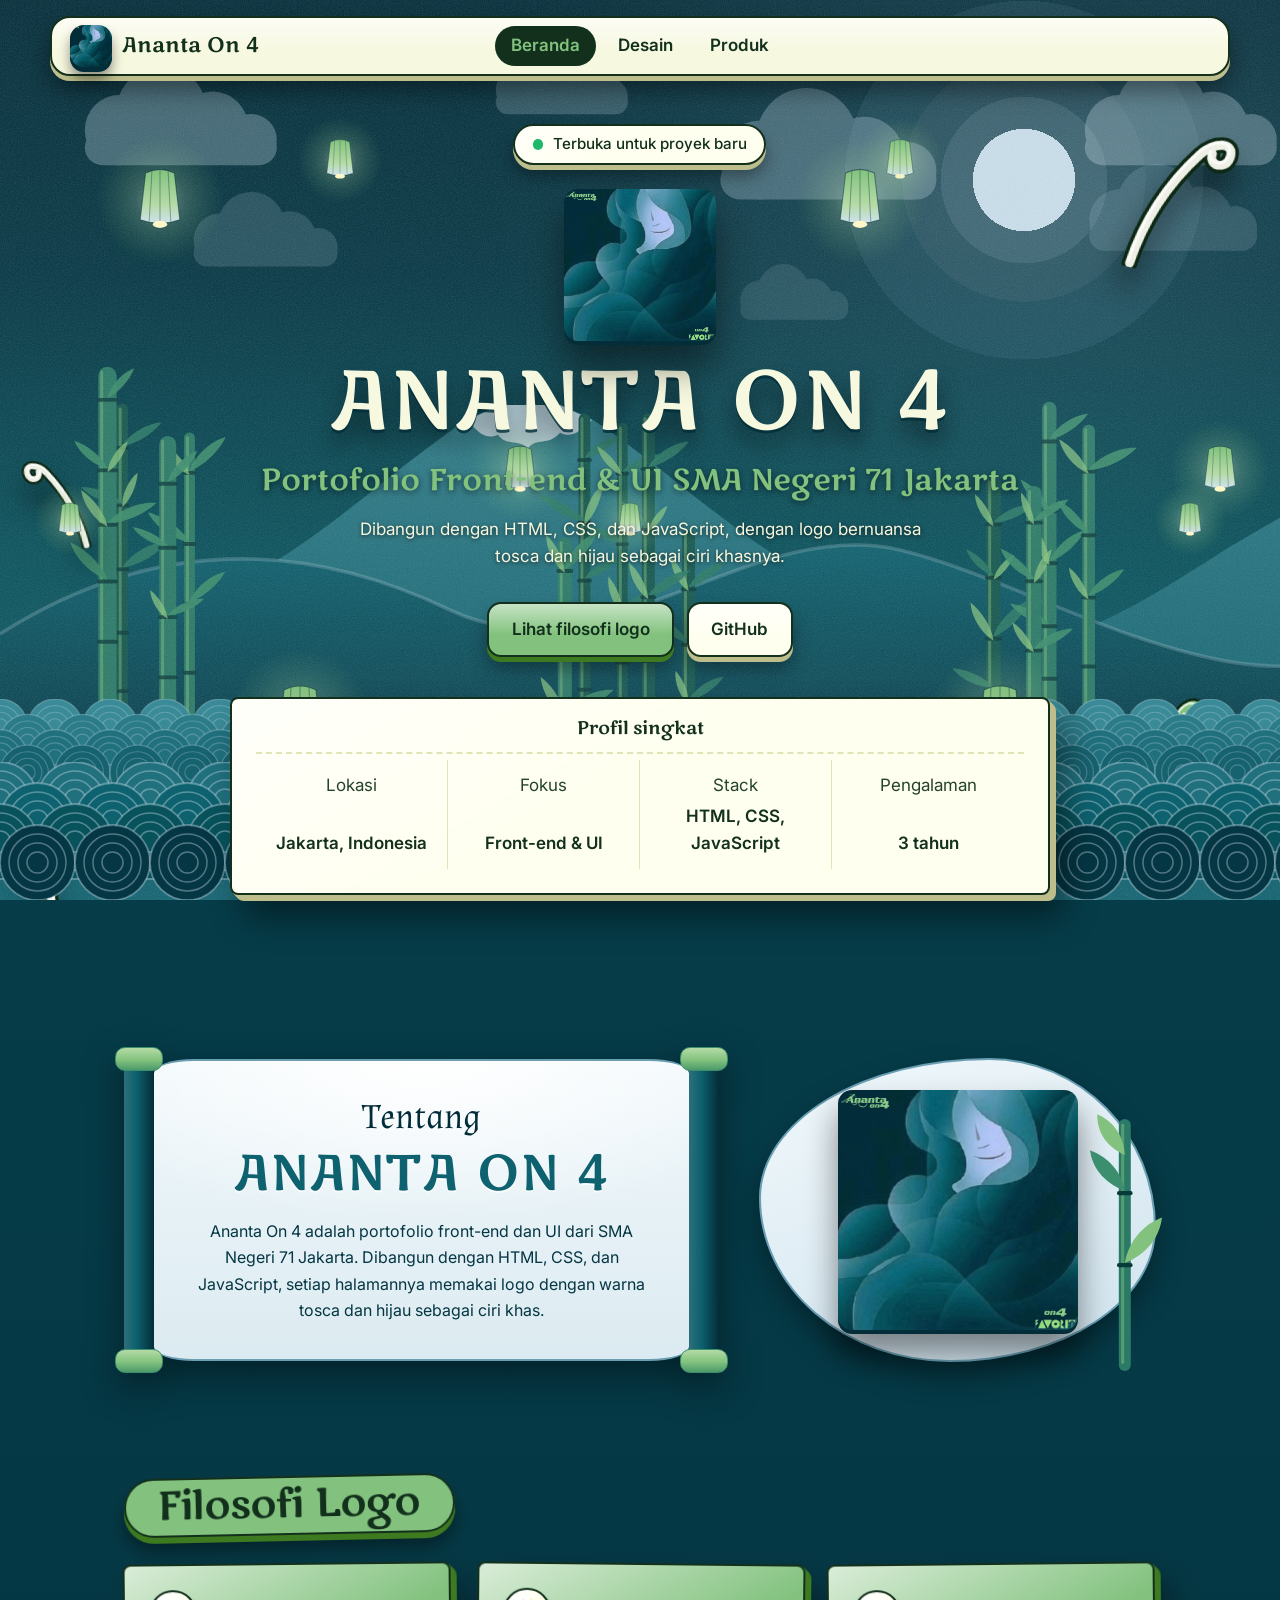
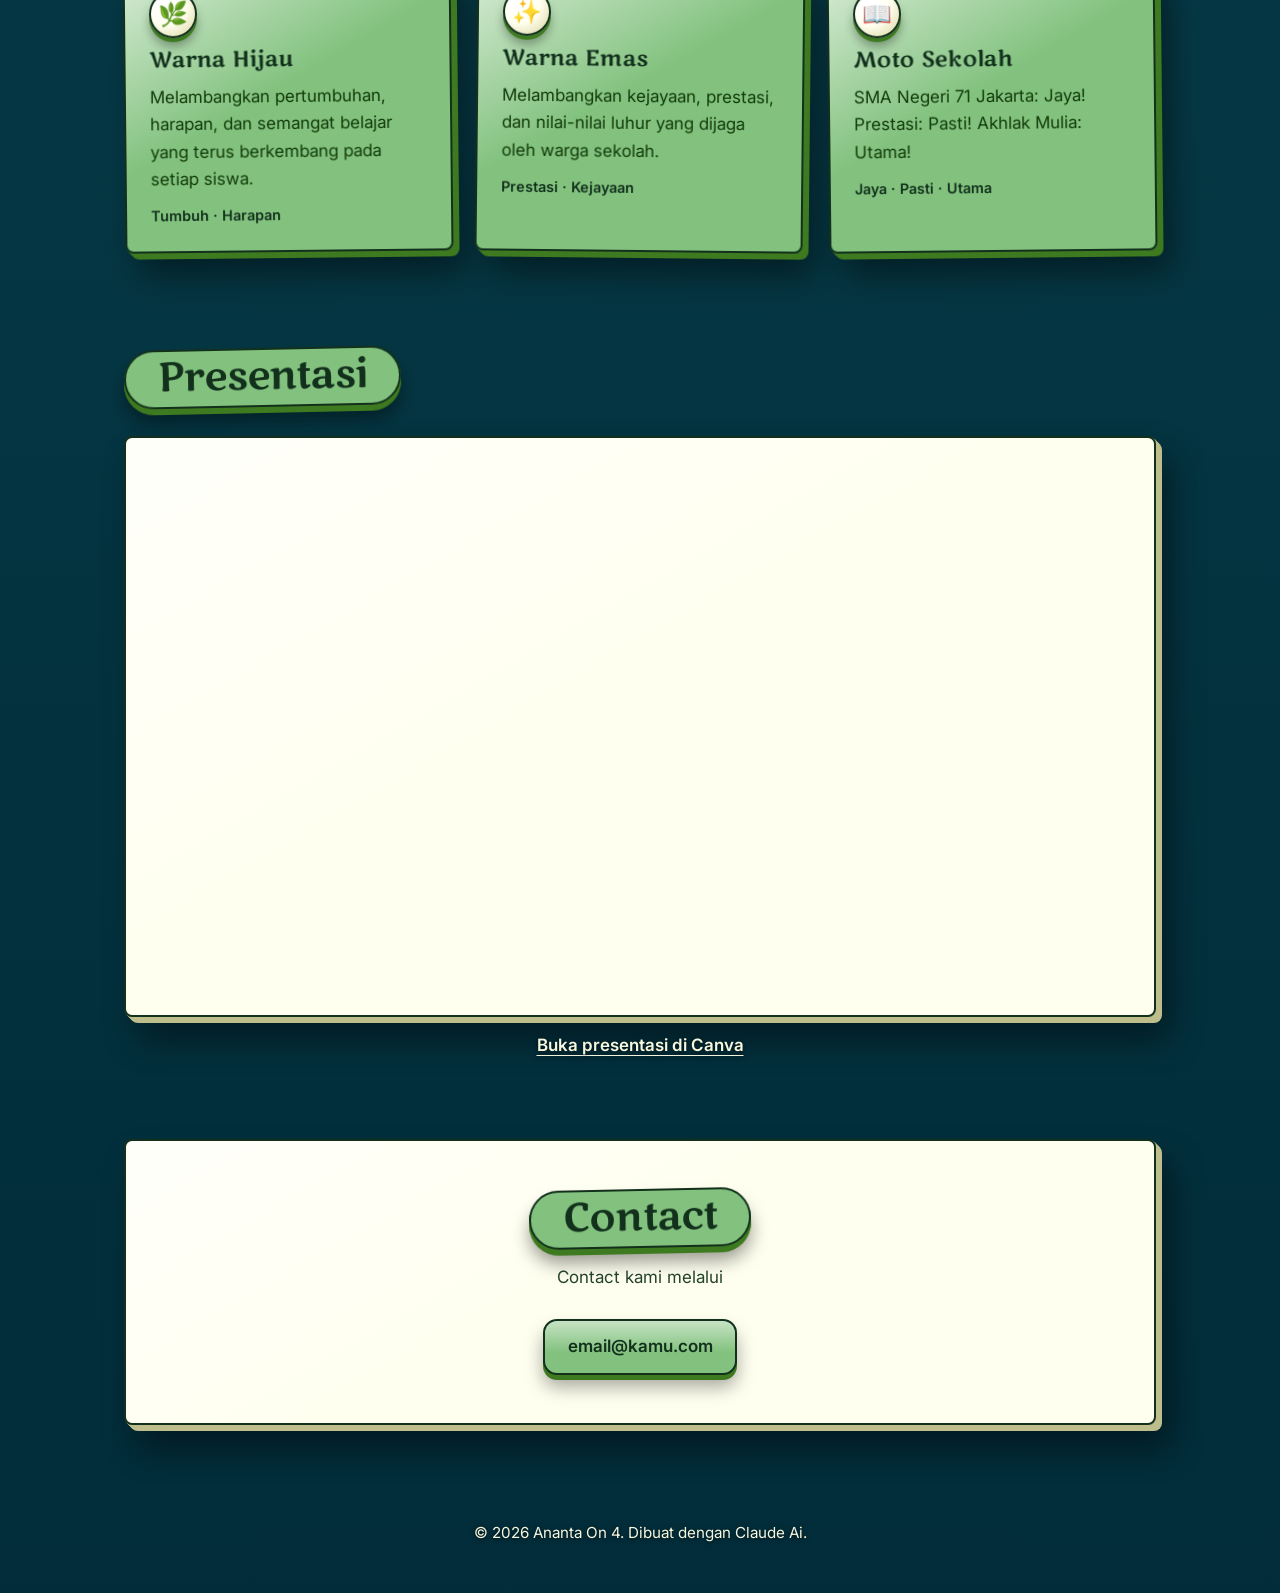
<file: index.html>
<!DOCTYPE html>
<html lang="id">
<head>
  <meta charset="UTF-8">
  <meta name="viewport" content="width=device-width, initial-scale=1">
  <title>Ananta On 4</title>
  <meta name="description" content="Ananta On 4 Website">
  <link rel="preconnect" href="https://fonts.googleapis.com">
  <link rel="preconnect" href="https://fonts.gstatic.com" crossorigin>
  <link href="https://fonts.googleapis.com/css2?family=Bricolage+Grotesque:opsz,wght@12..96,500;12..96,800&family=Instrument+Sans:wght@400;500;600&family=Londrina+Solid:wght@400;900&display=swap" rel="stylesheet">
  <link rel="stylesheet" href="style.css">
  <script>
    document.documentElement.classList.add('js');
    try {
      if (sessionStorage.getItem('skipIntro')) {
        document.documentElement.classList.add('no-intro');
        sessionStorage.removeItem('skipIntro');
      }
    } catch (e) {}
  </script>
  <style>
    /* ---------- Muncul saat di-scroll (beranda) ---------- */
    .js .home .reveal {
      opacity: 0;
      translate: 0 44px;
      scale: .96;
      transition:
        opacity .7s ease var(--d, 0s),
        translate .8s cubic-bezier(.2, .7, .2, 1) var(--d, 0s),
        scale .8s cubic-bezier(.2, .7, .2, 1) var(--d, 0s),
        transform .15s ease-out;
    }
    .js .home .reveal[data-from="left"]  { translate: -70px 0; }
    .js .home .reveal[data-from="right"] { translate: 70px 0; }
    .js .home .reveal.in { opacity: 1; translate: 0 0; scale: 1; }

    /* kalau perangkat meminta gerakan dikurangi: cukup memudar, tanpa bergeser */
    @media (prefers-reduced-motion: reduce) {
      .js .home .reveal,
      .js .home .reveal[data-from] { translate: none; scale: none; transition: opacity .6s ease var(--d, 0s); }
      .js .home .reveal.in { opacity: 1; }
    }
  </style>
</head>
<body class="home">

  <div class="scene" aria-hidden="true">
    <svg width="0" height="0" style="position:absolute" focusable="false">
      <symbol id="horn" viewBox="0 0 100 160">
        <path d="M18 156 C22 104 40 64 60 34 C70 18 92 12 90 30 C88 44 70 42 72 30" fill="none" stroke="#0d2814" stroke-width="16" stroke-linecap="round"/>
        <path d="M18 156 C22 104 40 64 60 34 C70 18 92 12 90 30 C88 44 70 42 72 30" fill="none" stroke="currentColor" stroke-width="9" stroke-linecap="round"/>
        <path d="M18 156 C22 104 40 64 60 34 C70 18 92 12 90 30 C88 44 70 42 72 30" fill="none" stroke="#fff" stroke-opacity=".75" stroke-width="3" stroke-linecap="round" transform="translate(-2 -2)"/>
      </symbol>
    </svg>
    <svg class="horn h1" viewBox="0 0 100 160"><use href="#horn"/></svg>
    <svg class="horn h2" viewBox="0 0 100 160"><use href="#horn"/></svg>
    <svg class="horn h3" viewBox="0 0 100 160"><use href="#horn"/></svg>
    <svg class="horn h4" viewBox="0 0 100 160"><use href="#horn"/></svg>
    <i class="comet c1"></i><i class="comet c2"></i><i class="comet c3"></i><i class="comet c4"></i>
  </div>

  <div class="intro" aria-hidden="true">
    <div class="intro-panel p-up"></div>
    <div class="intro-panel p-down"></div>
    <div class="intro-center">
      <div class="logo-split">
        <img class="half l" src="logo.png" alt="" width="500" height="500">
        <img class="half r" src="logo.png" alt="" width="500" height="500">
      </div>
      <p class="intro-name">Ananta On 4</p>
      <div class="intro-bar"><span></span></div>
    </div>
  </div>

  <header class="top">
    <div class="brand-group">
      <img class="brand-logo" src="logo.png" alt="Logo Ananta On 4" width="300" height="300">
      <a class="brand" href="#atas">Ananta On 4</a>
    </div>
    <nav aria-label="Navigasi utama">
      <a href="index.html" class="active" aria-current="page">Beranda</a>
      <a href="desain.html">Desain</a>
      <a href="produk.html">Produk</a>
    </nav>
  </header>

  <main id="atas">

    <section class="hero">
      <div class="hero-text">
        <p class="status"><span class="dot" aria-hidden="true"></span> Terbuka untuk proyek baru</p>
        <h1 class="hero-logo"><img src="logo.png" alt="Logo Ananta On 4" width="300" height="300"></h1>
        <p class="lead">Ananta On 4</p>
        <p class="hero-sub">Portofolio Front-end &amp; UI SMA Negeri 71 Jakarta</p>
        <p class="hero-desc">Dibangun dengan HTML, CSS, dan JavaScript, dengan logo bernuansa tosca dan hijau sebagai ciri khasnya.</p>
        <div class="actions">
          <a class="btn primary" href="#beranda">Lihat filosofi logo</a>
          <a class="btn" href="https://github.com/USERNAME" target="_blank" rel="noopener">GitHub</a>
        </div>
      </div>

      <aside class="card" aria-label="Ringkasan profil">
        <h2>Profil singkat</h2>
        <dl>
          <div><dt>Lokasi</dt><dd>Jakarta, Indonesia</dd></div>
          <div><dt>Fokus</dt><dd>Front-end &amp; UI</dd></div>
          <div><dt>Stack</dt><dd>HTML, CSS, JavaScript</dd></div>
          <div><dt>Pengalaman</dt><dd>3 tahun</dd></div>
        </dl>
      </aside>
    </section>

    <!-- TENTANG (gulungan + logo) -->
    <section id="tentang" class="section about">
      <div class="scroll">
        <span class="rod" aria-hidden="true"></span>
        <div class="paper">
          <h2><span class="a1">Tentang</span> <span class="a2">ANANTA ON 4</span></h2>
          <p>Ananta On 4 adalah portofolio front-end dan UI dari SMA Negeri 71 Jakarta. Dibangun dengan HTML, CSS, dan JavaScript, setiap halamannya memakai logo dengan warna tosca dan hijau sebagai ciri khas.</p>
        </div>
        <span class="rod" aria-hidden="true"></span>
      </div>
      <figure class="landmark">
        <img src="logo.png" alt="Logo Ananta On 4" width="300" height="300">
        <svg class="bamboo" viewBox="0 0 60 220" aria-hidden="true">
          <rect x="24" y="10" width="10" height="210" rx="5" fill="#2a7a67"/>
          <rect x="26" y="14" width="2.5" height="200" rx="1" fill="#82c27e" opacity=".5"/>
          <rect x="22.5" y="70" width="13" height="3.5" rx="1.7" fill="#083a3a"/>
          <rect x="22.5" y="130" width="13" height="3.5" rx="1.7" fill="#083a3a"/>
          <path d="M29 70 C10 62 2 50 0 36 C16 42 26 54 29 70Z" fill="#3c8f6e"/>
          <path d="M29 130 C48 122 58 108 60 92 C44 98 32 112 29 130Z" fill="#82c27e"/>
          <path d="M29 40 C12 32 6 20 6 6 C20 12 28 24 29 40Z" fill="#82c27e"/>
        </svg>
      </figure>
    </section>

    <section id="beranda" class="section">
      <h2>Filosofi Logo</h2>
      <div class="projects">
        <article class="project">
          <span class="ico" aria-hidden="true">🌿</span>
          <h3>Warna Hijau</h3>
          <p>Melambangkan pertumbuhan, harapan, dan semangat belajar yang terus berkembang pada setiap siswa.</p>
          <p class="tags">Tumbuh · Harapan</p>
        </article>
        <article class="project">
          <span class="ico" aria-hidden="true">✨</span>
          <h3>Warna Emas</h3>
          <p>Melambangkan kejayaan, prestasi, dan nilai-nilai luhur yang dijaga oleh warga sekolah.</p>
          <p class="tags">Prestasi · Kejayaan</p>
        </article>
        <article class="project">
          <span class="ico" aria-hidden="true">📖</span>
          <h3>Moto Sekolah</h3>
          <p>SMA Negeri 71 Jakarta: Jaya! Prestasi: Pasti! Akhlak Mulia: Utama!</p>
          <p class="tags">Jaya · Pasti · Utama</p>
        </article>
      </div>
    </section>

    <!-- PRESENTASI CANVA -->
    <section id="presentasi" class="section">
      <h2>Presentasi</h2>
      <div class="ppt-frame">
        <iframe loading="lazy"
                src="https://www.canva.com/design/DAHYNz-6VGY/tMIyKCje9g16FL3OgIlq8A/view?embed"
                title="Presentasi Ananta On 4 di Canva"
                allowfullscreen="allowfullscreen"
                allow="fullscreen"></iframe>
      </div>
      <p class="ppt-link"><a href="https://www.canva.com/design/DAHYNz-6VGY/tMIyKCje9g16FL3OgIlq8A/view" target="_blank" rel="noopener">Buka presentasi di Canva</a></p>
    </section>

    <section id="kontak" class="section contact">
      <h2>Contact</h2>
      <p>Contact kami melalui</p>
      <a class="btn primary" href="mailto:email@kamu.com">email@kamu.com</a>
    </section>

  </main>

  <footer class="foot">
    <p>© 2026 Ananta On 4. Dibuat dengan Claude Ai. </p>
  </footer>

  <script>
    (function () {
      if (window.matchMedia('(prefers-reduced-motion: reduce)').matches) return;

      // kartu miring 3D mengikuti kursor
      document.querySelectorAll('.card, .project, .design, .contact, .ppt-frame, .section > h2, .status, .top').forEach(function (el) {
        el.addEventListener('pointermove', function (e) {
          if (e.pointerType === 'touch') return;
          var r = el.getBoundingClientRect();
          var x = (e.clientX - r.left) / r.width - 0.5;
          var y = (e.clientY - r.top) / r.height - 0.5;
          el.style.setProperty('--ry', (x * 14) + 'deg');
          el.style.setProperty('--rx', (-y * 14) + 'deg');
        });
        el.addEventListener('pointerleave', function () {
          el.style.setProperty('--rx', '0deg');
          el.style.setProperty('--ry', '0deg');
        });
      });

      // logo berputar 3D mengikuti kursor
      var logos = document.querySelectorAll('.hero-logo img, .brand-logo');
      if (logos.length) {
        window.addEventListener('pointermove', function (e) {
          if (e.pointerType === 'touch') return;
          var ry = ((e.clientX / innerWidth - 0.5) * 36) + 'deg';
          var rx = ((0.5 - e.clientY / innerHeight) * 28) + 'deg';
          logos.forEach(function (l) {
            l.style.setProperty('--ry', ry);
            l.style.setProperty('--rx', rx);
          });
        });
      }
    })();
  </script>

  <script>
    (function () {
      var links = document.querySelectorAll('.top nav a');
      var reduce = window.matchMedia('(prefers-reduced-motion: reduce)').matches;

      links.forEach(function (a) {
        a.addEventListener('click', function (e) {
          if (e.ctrlKey || e.metaKey || e.shiftKey || e.button !== 0) return;
          e.preventDefault();

          var here = a.getAttribute('aria-current') === 'page';
          if (!here) { try { sessionStorage.setItem('skipIntro', '1'); } catch (_) {} }

          if (reduce) { if (!here) location.href = a.href; return; }

          // riak
          var r = a.getBoundingClientRect();
          var d = document.createElement('span');
          d.className = 'ripple';
          d.style.left = (e.clientX - r.left) + 'px';
          d.style.top = (e.clientY - r.top) + 'px';
          a.appendChild(d);
          setTimeout(function () { d.remove(); }, 650);

          if (here) return;
          document.body.classList.add('leaving');
          setTimeout(function () { location.href = a.href; }, 320);
        });
      });

      // kembali dengan tombol back: pastikan halaman tidak terkunci
      window.addEventListener('pageshow', function () { document.body.classList.remove('leaving'); });
    })();
  </script>

  <script>
    // elemen muncul pelan-pelan saat di-scroll
    (function () {
      var groups = [
        ['.section > h2', 'up'],
        ['.scroll', 'left'],
        ['.landmark', 'right'],
        ['.projects .project', 'up'],
        ['.ppt-frame', 'up'],
        ['.ppt-link', 'up'],
        ['.contact', 'up']
      ];
      var els = [];

      groups.forEach(function (g) {
        document.querySelectorAll(g[0]).forEach(function (el) {
          el.classList.add('reveal');
          el.setAttribute('data-from', g[1]);
          if (el.classList.contains('project')) {
            var i = Array.prototype.indexOf.call(el.parentNode.children, el);
            el.style.setProperty('--d', (i * 0.12) + 's');   // kartu muncul berurutan
          }
          els.push(el);
        });
      });

      if (!('IntersectionObserver' in window)) {
        els.forEach(function (el) { el.classList.add('in'); });
        return;
      }

      var io = new IntersectionObserver(function (entries) {
        entries.forEach(function (e) {
          if (e.isIntersecting) {
            e.target.classList.add('in');
            io.unobserve(e.target);
          }
        });
      }, { threshold: 0.15, rootMargin: '0px 0px -8% 0px' });

      els.forEach(function (el) { io.observe(el); });
    })();
  </script>

</body>
</html>
</file>
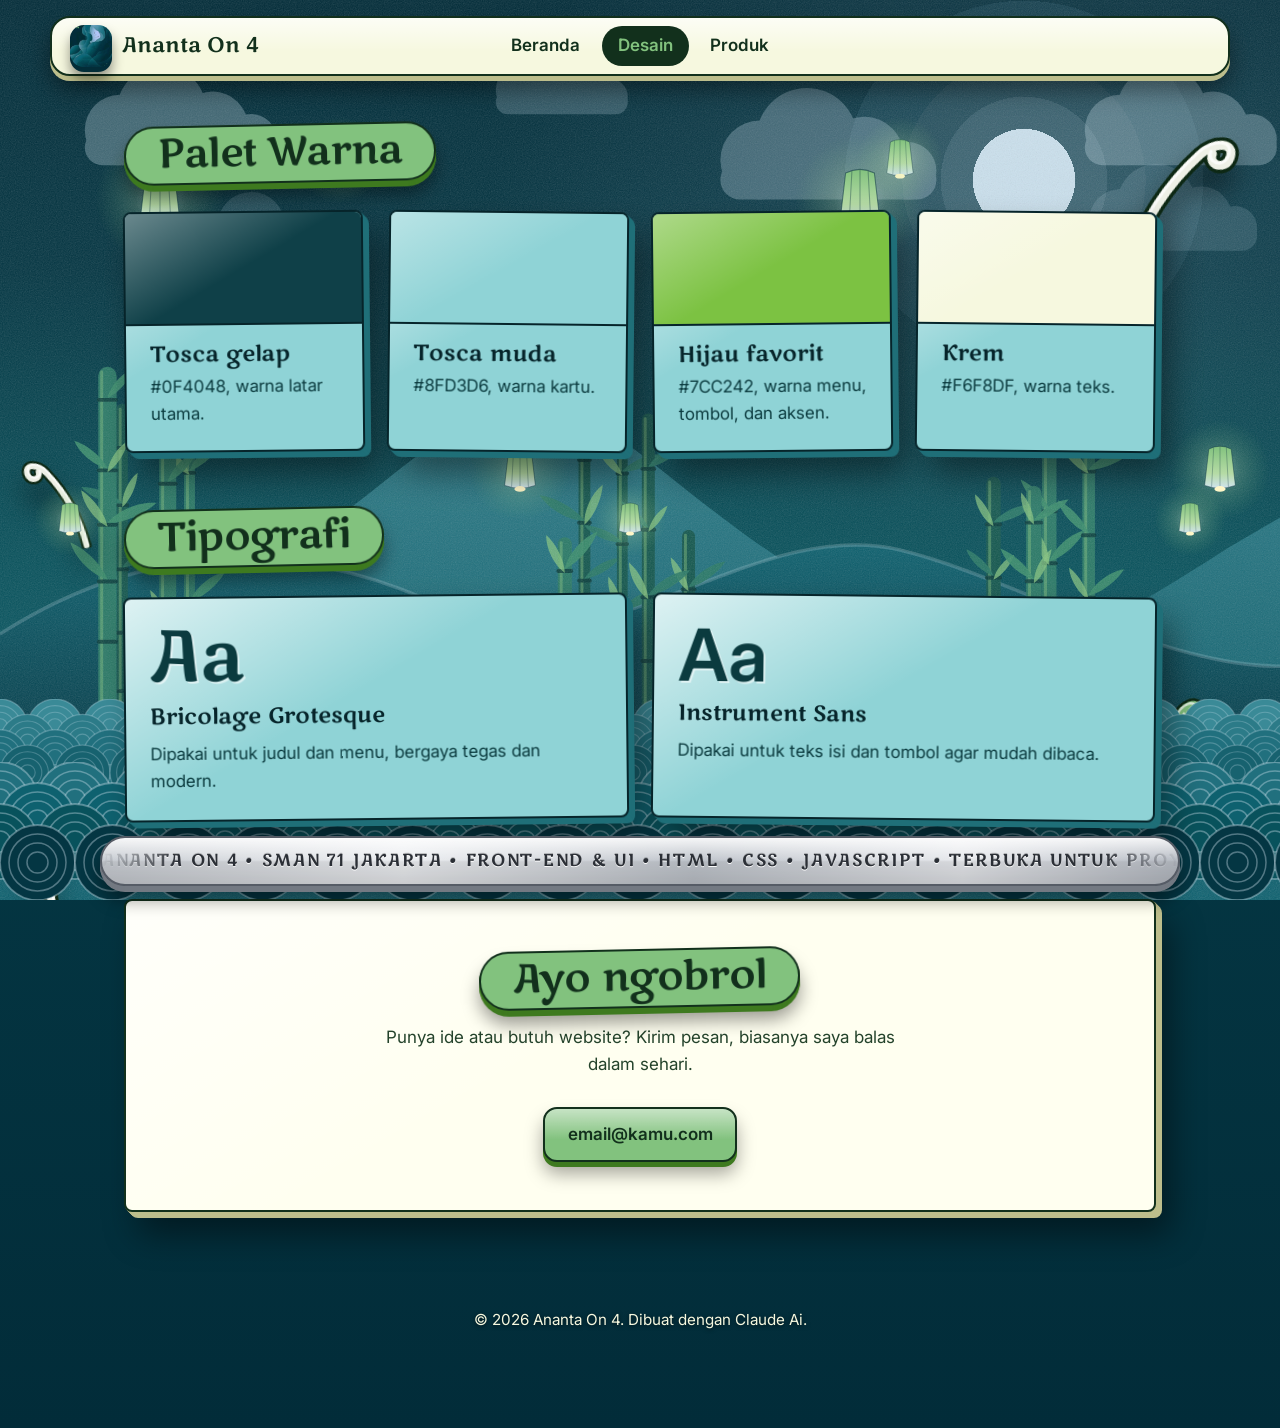
<file: desain.html>
<!DOCTYPE html>
<html lang="id">
<head>
  <meta charset="UTF-8">
  <meta name="viewport" content="width=device-width, initial-scale=1">
  <title>Desain — Ananta On 4</title>
  <meta name="description" content="Portofolio Nama Kamu, web developer.">
  <link rel="preconnect" href="https://fonts.googleapis.com">
  <link rel="preconnect" href="https://fonts.gstatic.com" crossorigin>
  <link href="https://fonts.googleapis.com/css2?family=Bricolage+Grotesque:opsz,wght@12..96,500;12..96,800&family=Instrument+Sans:wght@400;500;600&family=Londrina+Solid:wght@400;900&display=swap" rel="stylesheet">
  <link rel="stylesheet" href="style.css">
  <link rel="stylesheet" href="desain.css">
  <script>
    try {
      if (sessionStorage.getItem('skipIntro')) {
        document.documentElement.classList.add('no-intro');
        sessionStorage.removeItem('skipIntro');
      }
    } catch (e) {}
  </script>
</head>
<body>

  <div class="scene" aria-hidden="true">
    <svg width="0" height="0" style="position:absolute" focusable="false">
      <symbol id="horn" viewBox="0 0 100 160">
        <path d="M18 156 C22 104 40 64 60 34 C70 18 92 12 90 30 C88 44 70 42 72 30" fill="none" stroke="#0d2814" stroke-width="16" stroke-linecap="round"/>
        <path d="M18 156 C22 104 40 64 60 34 C70 18 92 12 90 30 C88 44 70 42 72 30" fill="none" stroke="currentColor" stroke-width="9" stroke-linecap="round"/>
        <path d="M18 156 C22 104 40 64 60 34 C70 18 92 12 90 30 C88 44 70 42 72 30" fill="none" stroke="#fff" stroke-opacity=".75" stroke-width="3" stroke-linecap="round" transform="translate(-2 -2)"/>
      </symbol>
    </svg>
    <svg class="horn h1" viewBox="0 0 100 160"><use href="#horn"/></svg>
    <svg class="horn h2" viewBox="0 0 100 160"><use href="#horn"/></svg>
    <svg class="horn h3" viewBox="0 0 100 160"><use href="#horn"/></svg>
    <svg class="horn h4" viewBox="0 0 100 160"><use href="#horn"/></svg>
    <i class="comet c1"></i><i class="comet c2"></i><i class="comet c3"></i><i class="comet c4"></i>
  </div>

  <div class="intro" aria-hidden="true">
    <div class="intro-panel p-up"></div>
    <div class="intro-panel p-down"></div>
    <div class="intro-center">
      <div class="logo-split">
        <img class="half l" src="logo.png" alt="" width="500" height="500">
        <img class="half r" src="logo.png" alt="" width="500" height="500">
      </div>
      <p class="intro-name">Ananta On 4</p>
      <div class="intro-bar"><span></span></div>
    </div>
  </div>

  <header class="top">
    <div class="brand-group">
      <img class="brand-logo" src="logo.png" alt="Logo Ananta On 4" width="300" height="300" style="height:3.15rem;width:auto">
      <a class="brand" href="#atas">Ananta On 4</a>
    </div>
    <nav aria-label="Navigasi utama">
      <a href="index.html">Beranda</a>
      <a href="desain.html" class="active" aria-current="page">Desain</a>
      <a href="produk.html">Produk</a>
    </nav>
  </header>

  <main id="atas">

    <section id="desain" class="section">
      <h2>Palet Warna</h2>
      <div class="projects">
        <article class="project swatch">
          <div class="chip" style="--c:#0f4048" aria-hidden="true"></div>
          <div class="info">
            <h3>Tosca gelap</h3>
            <p>#0F4048, warna latar utama.</p>
          </div>
        </article>
        <article class="project swatch">
          <div class="chip" style="--c:#8fd3d6" aria-hidden="true"></div>
          <div class="info">
            <h3>Tosca muda</h3>
            <p>#8FD3D6, warna kartu.</p>
          </div>
        </article>
        <article class="project swatch">
          <div class="chip" style="--c:#7cc242" aria-hidden="true"></div>
          <div class="info">
            <h3>Hijau favorit</h3>
            <p>#7CC242, warna menu, tombol, dan aksen.</p>
          </div>
        </article>
        <article class="project swatch">
          <div class="chip" style="--c:#f6f8df" aria-hidden="true"></div>
          <div class="info">
            <h3>Krem</h3>
            <p>#F6F8DF, warna teks.</p>
          </div>
        </article>
      </div>

      <h2>Tipografi</h2>
      <div class="projects">
        <article class="project font-card">
          <span class="aa" style="font-family: var(--display); font-weight: 800;" aria-hidden="true">Aa</span>
          <h3>Bricolage Grotesque</h3>
          <p>Dipakai untuk judul dan menu, bergaya tegas dan modern.</p>
        </article>
        <article class="project font-card">
          <span class="aa" style="font-family: var(--body); font-weight: 600;" aria-hidden="true">Aa</span>
          <h3>Instrument Sans</h3>
          <p>Dipakai untuk teks isi dan tombol agar mudah dibaca.</p>
        </article>
      </div>
    </section>

    <section id="kontak" class="section contact">
      <h2>Ayo ngobrol</h2>
      <p>Punya ide atau butuh website? Kirim pesan, biasanya saya balas dalam sehari.</p>
      <a class="btn primary" href="mailto:email@kamu.com">email@kamu.com</a>
    </section>

  </main>

  <!-- RUNNING TEXT (tetap di bawah layar, ikut ke mana pun di-scroll) -->
  <div class="marquee" role="marquee" aria-label="Ananta On 4, SMAN 71 Jakarta, Front-end dan UI, terbuka untuk proyek baru">
    <div class="marquee-window" aria-hidden="true">
      <div class="marquee-track">
        <p class="marquee-item">Ananta On 4 • SMAN 71 Jakarta • Front-end &amp; UI • HTML • CSS • JavaScript • Terbuka untuk proyek baru • Ananta On 4 • SMAN 71 Jakarta • Front-end &amp; UI • HTML • CSS • JavaScript • Terbuka untuk proyek baru •</p>
        <p class="marquee-item">Ananta On 4 • SMAN 71 Jakarta • Front-end &amp; UI • HTML • CSS • JavaScript • Terbuka untuk proyek baru • Ananta On 4 • SMAN 71 Jakarta • Front-end &amp; UI • HTML • CSS • JavaScript • Terbuka untuk proyek baru •</p>
      </div>
    </div>
  </div>

  <footer class="foot">
    <p>© 2026 Ananta On 4. Dibuat dengan Claude Ai. </p>
  </footer>

  <script>
    (function () {
      if (window.matchMedia('(prefers-reduced-motion: reduce)').matches) return;

      // kartu miring 3D mengikuti kursor
      document.querySelectorAll('.card, .project, .design, .contact, .ppt-frame, .section > h2, .status, .marquee, .top').forEach(function (el) {
        el.addEventListener('pointermove', function (e) {
          if (e.pointerType === 'touch') return;
          var r = el.getBoundingClientRect();
          var x = (e.clientX - r.left) / r.width - 0.5;
          var y = (e.clientY - r.top) / r.height - 0.5;
          el.style.setProperty('--ry', (x * 14) + 'deg');
          el.style.setProperty('--rx', (-y * 14) + 'deg');
        });
        el.addEventListener('pointerleave', function () {
          el.style.setProperty('--rx', '0deg');
          el.style.setProperty('--ry', '0deg');
        });
      });

      // logo berputar 3D mengikuti kursor
      var logos = document.querySelectorAll('.hero-logo img, .brand-logo');
      if (logos.length) {
        window.addEventListener('pointermove', function (e) {
          if (e.pointerType === 'touch') return;
          var ry = ((e.clientX / innerWidth - 0.5) * 36) + 'deg';
          var rx = ((0.5 - e.clientY / innerHeight) * 28) + 'deg';
          logos.forEach(function (l) {
            l.style.setProperty('--ry', ry);
            l.style.setProperty('--rx', rx);
          });
        });
      }
    })();
  </script>

  <script>
    (function () {
      var links = document.querySelectorAll('.top nav a');
      var reduce = window.matchMedia('(prefers-reduced-motion: reduce)').matches;

      links.forEach(function (a) {
        a.addEventListener('click', function (e) {
          if (e.ctrlKey || e.metaKey || e.shiftKey || e.button !== 0) return;
          e.preventDefault();

          var here = a.getAttribute('aria-current') === 'page';
          if (!here) { try { sessionStorage.setItem('skipIntro', '1'); } catch (_) {} }

          if (reduce) { if (!here) location.href = a.href; return; }

          // riak
          var r = a.getBoundingClientRect();
          var d = document.createElement('span');
          d.className = 'ripple';
          d.style.left = (e.clientX - r.left) + 'px';
          d.style.top = (e.clientY - r.top) + 'px';
          a.appendChild(d);
          setTimeout(function () { d.remove(); }, 650);

          if (here) return;
          document.body.classList.add('leaving');
          setTimeout(function () { location.href = a.href; }, 320);
        });
      });

      // kembali dengan tombol back: pastikan halaman tidak terkunci
      window.addEventListener('pageshow', function () { document.body.classList.remove('leaving'); });
    })();
  </script>

</body>
</html>
</file>
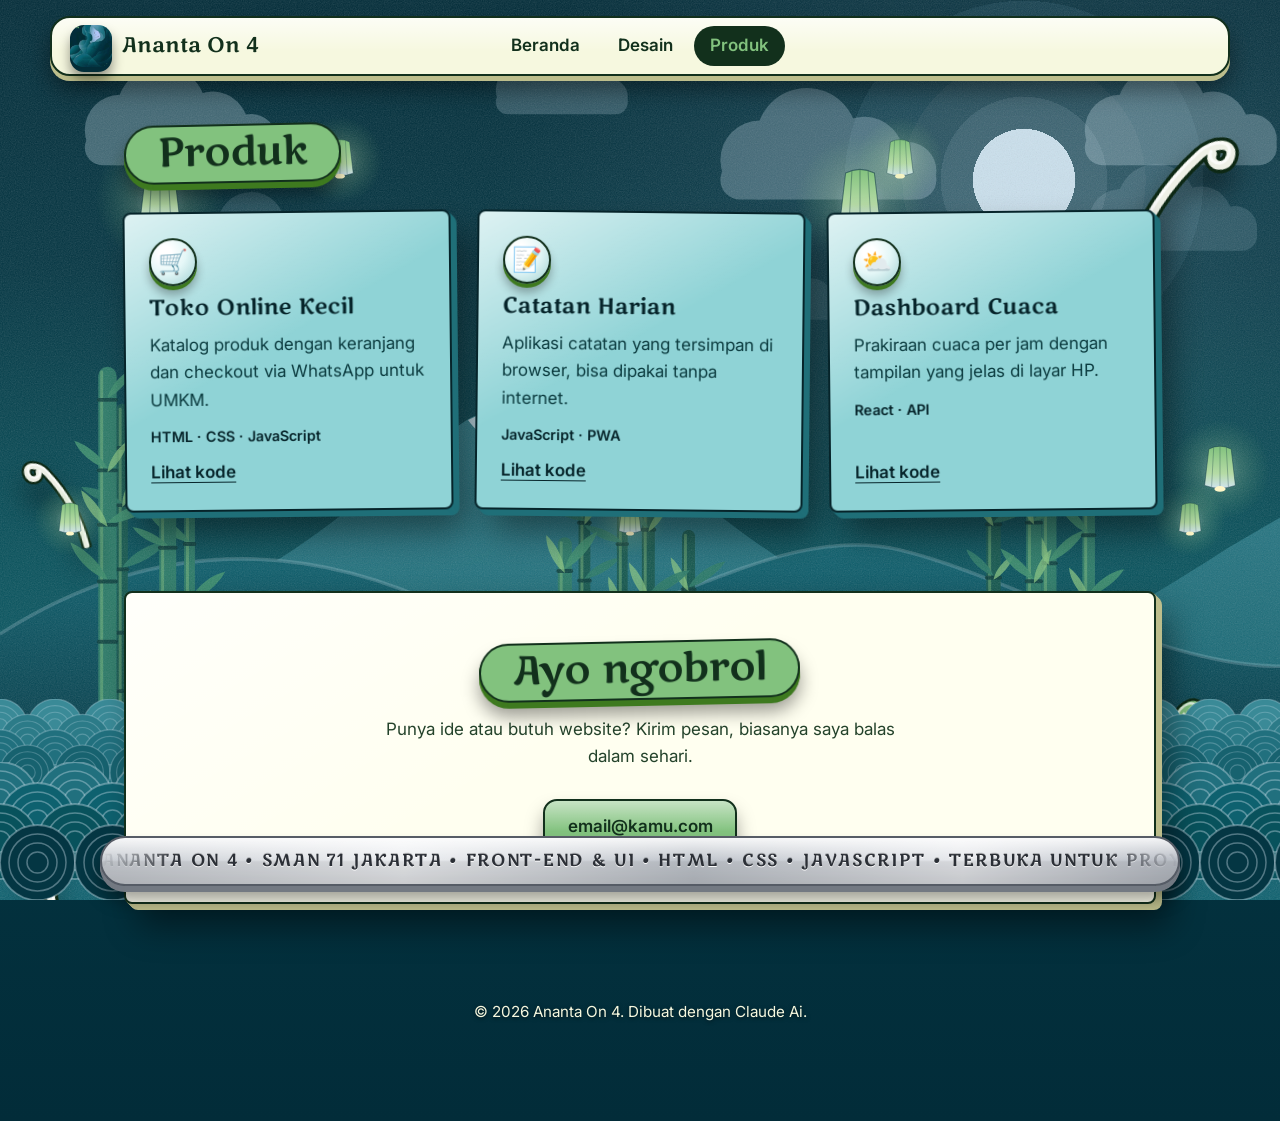
<file: produk.html>
<!DOCTYPE html>
<html lang="id">
<head>
  <meta charset="UTF-8">
  <meta name="viewport" content="width=device-width, initial-scale=1">
  <title>Produk — Ananta On 4</title>
  <meta name="description" content="Portofolio Nama Kamu, web developer.">
  <link rel="preconnect" href="https://fonts.googleapis.com">
  <link rel="preconnect" href="https://fonts.gstatic.com" crossorigin>
  <link href="https://fonts.googleapis.com/css2?family=Bricolage+Grotesque:opsz,wght@12..96,500;12..96,800&family=Instrument+Sans:wght@400;500;600&family=Londrina+Solid:wght@400;900&display=swap" rel="stylesheet">
  <link rel="stylesheet" href="style.css">
  <link rel="stylesheet" href="produk.css">
  <script>
    try {
      if (sessionStorage.getItem('skipIntro')) {
        document.documentElement.classList.add('no-intro');
        sessionStorage.removeItem('skipIntro');
      }
    } catch (e) {}
  </script>
</head>
<body>

  <div class="scene" aria-hidden="true">
    <svg width="0" height="0" style="position:absolute" focusable="false">
      <symbol id="horn" viewBox="0 0 100 160">
        <path d="M18 156 C22 104 40 64 60 34 C70 18 92 12 90 30 C88 44 70 42 72 30" fill="none" stroke="#0d2814" stroke-width="16" stroke-linecap="round"/>
        <path d="M18 156 C22 104 40 64 60 34 C70 18 92 12 90 30 C88 44 70 42 72 30" fill="none" stroke="currentColor" stroke-width="9" stroke-linecap="round"/>
        <path d="M18 156 C22 104 40 64 60 34 C70 18 92 12 90 30 C88 44 70 42 72 30" fill="none" stroke="#fff" stroke-opacity=".75" stroke-width="3" stroke-linecap="round" transform="translate(-2 -2)"/>
      </symbol>
    </svg>
    <svg class="horn h1" viewBox="0 0 100 160"><use href="#horn"/></svg>
    <svg class="horn h2" viewBox="0 0 100 160"><use href="#horn"/></svg>
    <svg class="horn h3" viewBox="0 0 100 160"><use href="#horn"/></svg>
    <svg class="horn h4" viewBox="0 0 100 160"><use href="#horn"/></svg>
    <i class="comet c1"></i><i class="comet c2"></i><i class="comet c3"></i><i class="comet c4"></i>
  </div>

  <div class="intro" aria-hidden="true">
    <div class="intro-panel p-up"></div>
    <div class="intro-panel p-down"></div>
    <div class="intro-center">
      <div class="logo-split">
        <img class="half l" src="logo.png" alt="" width="500" height="500">
        <img class="half r" src="logo.png" alt="" width="500" height="500">
      </div>
      <p class="intro-name">Ananta On 4</p>
      <div class="intro-bar"><span></span></div>
    </div>
  </div>

  <header class="top">
    <div class="brand-group">
      <img class="brand-logo" src="logo.png" alt="Logo Ananta On 4" width="300" height="300">
      <a class="brand" href="#atas">Ananta On 4</a>
    </div>
    <nav aria-label="Navigasi utama">
      <a href="index.html">Beranda</a>
      <a href="desain.html">Desain</a>
      <a href="produk.html" class="active" aria-current="page">Produk</a>
    </nav>
  </header>

  <main id="atas">

    <section id="produk" class="section">
      <h2>Produk</h2>
      <div class="projects">
        <article class="project">
          <span class="ico" aria-hidden="true">🛒</span>
          <h3>Toko Online Kecil</h3>
          <p>Katalog produk dengan keranjang dan checkout via WhatsApp untuk UMKM.</p>
          <p class="tags">HTML · CSS · JavaScript</p>
          <a href="#">Lihat kode</a>
        </article>
        <article class="project">
          <span class="ico" aria-hidden="true">📝</span>
          <h3>Catatan Harian</h3>
          <p>Aplikasi catatan yang tersimpan di browser, bisa dipakai tanpa internet.</p>
          <p class="tags">JavaScript · PWA</p>
          <a href="#">Lihat kode</a>
        </article>
        <article class="project">
          <span class="ico" aria-hidden="true">⛅</span>
          <h3>Dashboard Cuaca</h3>
          <p>Prakiraan cuaca per jam dengan tampilan yang jelas di layar HP.</p>
          <p class="tags">React · API</p>
          <a href="#">Lihat kode</a>
        </article>
      </div>
    </section>

    <section id="kontak" class="section contact">
      <h2>Ayo ngobrol</h2>
      <p>Punya ide atau butuh website? Kirim pesan, biasanya saya balas dalam sehari.</p>
      <a class="btn primary" href="mailto:email@kamu.com">email@kamu.com</a>
    </section>

  </main>

  <!-- RUNNING TEXT (tetap di bawah layar, ikut ke mana pun di-scroll) -->
  <div class="marquee" role="marquee" aria-label="Ananta On 4, SMAN 71 Jakarta, Front-end dan UI, terbuka untuk proyek baru">
    <div class="marquee-window" aria-hidden="true">
      <div class="marquee-track">
        <p class="marquee-item">Ananta On 4 • SMAN 71 Jakarta • Front-end &amp; UI • HTML • CSS • JavaScript • Terbuka untuk proyek baru • Ananta On 4 • SMAN 71 Jakarta • Front-end &amp; UI • HTML • CSS • JavaScript • Terbuka untuk proyek baru •</p>
        <p class="marquee-item">Ananta On 4 • SMAN 71 Jakarta • Front-end &amp; UI • HTML • CSS • JavaScript • Terbuka untuk proyek baru • Ananta On 4 • SMAN 71 Jakarta • Front-end &amp; UI • HTML • CSS • JavaScript • Terbuka untuk proyek baru •</p>
      </div>
    </div>
  </div>

  <footer class="foot">
    <p>© 2026 Ananta On 4. Dibuat dengan Claude Ai. </p>
  </footer>

  <script>
    (function () {
      if (window.matchMedia('(prefers-reduced-motion: reduce)').matches) return;

      // kartu miring 3D mengikuti kursor
      document.querySelectorAll('.card, .project, .design, .contact, .ppt-frame, .section > h2, .status, .marquee, .top').forEach(function (el) {
        el.addEventListener('pointermove', function (e) {
          if (e.pointerType === 'touch') return;
          var r = el.getBoundingClientRect();
          var x = (e.clientX - r.left) / r.width - 0.5;
          var y = (e.clientY - r.top) / r.height - 0.5;
          el.style.setProperty('--ry', (x * 14) + 'deg');
          el.style.setProperty('--rx', (-y * 14) + 'deg');
        });
        el.addEventListener('pointerleave', function () {
          el.style.setProperty('--rx', '0deg');
          el.style.setProperty('--ry', '0deg');
        });
      });

      // logo berputar 3D mengikuti kursor
      var logos = document.querySelectorAll('.hero-logo img, .brand-logo');
      if (logos.length) {
        window.addEventListener('pointermove', function (e) {
          if (e.pointerType === 'touch') return;
          var ry = ((e.clientX / innerWidth - 0.5) * 36) + 'deg';
          var rx = ((0.5 - e.clientY / innerHeight) * 28) + 'deg';
          logos.forEach(function (l) {
            l.style.setProperty('--ry', ry);
            l.style.setProperty('--rx', rx);
          });
        });
      }
    })();
  </script>

  <script>
    (function () {
      var links = document.querySelectorAll('.top nav a');
      var reduce = window.matchMedia('(prefers-reduced-motion: reduce)').matches;

      links.forEach(function (a) {
        a.addEventListener('click', function (e) {
          if (e.ctrlKey || e.metaKey || e.shiftKey || e.button !== 0) return;
          e.preventDefault();

          var here = a.getAttribute('aria-current') === 'page';
          if (!here) { try { sessionStorage.setItem('skipIntro', '1'); } catch (_) {} }

          if (reduce) { if (!here) location.href = a.href; return; }

          // riak
          var r = a.getBoundingClientRect();
          var d = document.createElement('span');
          d.className = 'ripple';
          d.style.left = (e.clientX - r.left) + 'px';
          d.style.top = (e.clientY - r.top) + 'px';
          a.appendChild(d);
          setTimeout(function () { d.remove(); }, 650);

          if (here) return;
          document.body.classList.add('leaving');
          setTimeout(function () { location.href = a.href; }, 320);
        });
      });

      // kembali dengan tombol back: pastikan halaman tidak terkunci
      window.addEventListener('pageshow', function () { document.body.classList.remove('leaving'); });
    })();
  </script>

</body>
</html>
</file>
<file: style.css>
@import url("https://fonts.googleapis.com/css2?family=Almendra:wght@400;700&family=Marko+One&family=Inter:wght@400;500;600&display=swap");

/* ---------- Token ---------- */
:root {
  --paper: #f6f8df;
  --grid: #dde6b5;
  --ink: #12301c;
  --muted: #24432b;
  --green: #1b7d37;
  --marker: #82c27e;     /* hijau tulisan FAVORIT */
  --bg-top: #07434f;     /* tosca logo biru (digelapkan) */
  --bg-bottom: #022c39;  /* makin gelap ke bawah */
  --on-bg: #f6f8df;      /* teks di atas background */
  --side: #bdbe8c;       /* sisi tebal kartu 3D */
  --gold-side: #3e7a1f;  /* sisi tebal hijau */
  --gloss: rgba(255, 255, 255, .7);
  --slab: 1px 1px 0 var(--side), 2px 2px 0 var(--side), 3px 3px 0 var(--side),
          4px 4px 0 var(--side), 5px 5px 0 var(--side), 6px 6px 0 var(--side),
          14px 22px 34px rgba(0, 0, 0, .45);
  --card: #fffff0;
  --line: #12301c;

  --display: "Marko One", cursive;
  --body: "Inter", "Segoe UI", system-ui, sans-serif;

  --max: 1080px;
}

@media (prefers-color-scheme: dark) {
  :root {
    --paper: #0f1f14;
    --grid: #1a3322;
    --ink: #f1f7d9;
    --muted: #c9d9b4;
    --green: #8fe08a;
    --marker: #5fa832;
    --side: #08150b;
    --gloss: rgba(255, 255, 255, .09);
    --bg-top: #043643;
    --bg-bottom: #022c39;
    --card: #16291c;
    --line: #f1f7d9;
  }
}

/* ---------- Dasar ---------- */
*, *::before, *::after { box-sizing: border-box; }

html { scroll-behavior: smooth; font-synthesis: none; } /* Marko One hanya punya 1 ketebalan */

body {
  margin: 0;
  font-family: var(--body);
  font-size: 1.0625rem;
  line-height: 1.6;
  color: var(--on-bg);
  background-color: var(--bg-bottom);
  background-image: linear-gradient(180deg, var(--bg-top) 0%, var(--bg-bottom) 100%);
  background-repeat: no-repeat;
  min-height: 100vh;
}

/* lapisan latar (isinya ada di bagian LATAR di bawah) */
body::before,
body::after {
  content: "";
  position: fixed;
  inset: 0;
  pointer-events: none;
}

body::before { z-index: -1; }

h1, h2, h3 {
  font-family: var(--display);
  line-height: 1.1;
  margin: 0;
}

p { margin: 0; }

a { color: var(--green); }

:focus-visible {
  outline: 3px solid var(--marker);
  outline-offset: 3px;
}

/* ---------- Header ---------- */
.top {
  max-width: var(--max);
  margin: 0 auto;
  padding: 1.25rem 1.5rem;
  display: flex;
  justify-content: space-between;
  align-items: center;
  gap: 1rem;
}

.top :focus-visible { outline-color: #12301c; }

/* shape rounded emas hanya membungkus teks */
.brand,
.top nav {
  background: linear-gradient(180deg, rgba(255, 255, 255, .5), rgba(255, 255, 255, 0) 55%), #82c27e;
  color: #12301c;
  border: 2px solid var(--line);
  border-radius: 999px;
  box-shadow: 0 5px 0 #3e7a1f, 0 12px 18px rgba(0, 0, 0, .4);
}

.brand {
  padding: .45rem 1.3rem;
  font-family: var(--display);
  font-weight: 800;
  font-size: 1.25rem;
  text-decoration: none;
}

.top nav { display: flex; gap: .25rem; padding: .35rem .5rem; }

.top nav a {
  position: relative;
  overflow: hidden;
  padding: .4rem 1rem;
  color: #12301c;
  text-decoration: none;
  font-weight: 600;
  border-radius: 999px;
  transition: background .2s, color .2s, transform .12s;
}

.top nav a:hover { background: rgba(18, 48, 28, .14); }
.top nav a:active { transform: translateY(2px) scale(.93); }

/* menu yang sedang dibuka */
.top nav a.active { background: #12301c; color: #82c27e; }

/* efek riak saat diklik */
.ripple {
  position: absolute;
  width: 10px;
  height: 10px;
  margin: -5px 0 0 -5px;
  border-radius: 50%;
  background: rgba(255, 255, 255, .75);
  transform: scale(0);
  pointer-events: none;
  animation: ripple .6s ease-out forwards;
}

@keyframes ripple { to { transform: scale(16); opacity: 0; } }

/* judul section membal setelah menu diklik */
.section > h2.pop { animation: heading-pop .8s cubic-bezier(.2, 1.5, .4, 1); }

@keyframes heading-pop {
  40% { transform: rotate(-4deg) scale(1.18); }
}

/* ---------- Hero ---------- */
main { max-width: var(--max); margin: 0 auto; padding: 0 1.5rem; }

.hero {
  display: grid;
  grid-template-columns: 1.6fr 1fr;
  gap: 3rem;
  align-items: center;
  padding: 4rem 0 5rem;
}

.status {
  display: inline-flex;
  align-items: center;
  gap: .6rem;
  font-size: .95rem;
  font-weight: 500;
  color: var(--on-bg);
  margin-bottom: 1.25rem;
}

.dot {
  width: .65rem;
  height: .65rem;
  border-radius: 50%;
  background: #1fb96b;
  box-shadow: 0 0 0 0 rgba(31, 185, 107, .6);
  animation: ping 2.2s ease-out infinite;
}

@keyframes ping {
  to { box-shadow: 0 0 0 .7rem rgba(31, 185, 107, 0); }
}

.hero h1 {
  font-size: clamp(2.4rem, 6vw, 4.4rem);
  font-weight: 800;
  letter-spacing: -.03em;
  max-width: 14em;
  /* stabilo kuning di belakang teks */
  background-image: linear-gradient(var(--marker), var(--marker));
  background-repeat: no-repeat;
  background-size: 0% 38%;
  background-position: 0 90%;
  animation: stabilo .9s .3s ease-out forwards;
}

@keyframes stabilo { to { background-size: 100% 38%; } }

@media (prefers-color-scheme: dark) {
  .hero h1 { background-image: linear-gradient(#2e6a35, #2e6a35); }
}

.lead {
  margin-top: 1.5rem;
  max-width: 14em;
  color: var(--on-bg);
  font-family: var(--display);
  font-weight: 400;
  font-size: clamp(2.2rem, 6vw, 3.8rem);
  line-height: 1;
  letter-spacing: .01em;
}

.actions { margin-top: 2rem; display: flex; flex-wrap: wrap; gap: .8rem; }

.hero h1.hero-logo {
  background: none;
  animation: none;
  line-height: 0;
  max-width: 100%;
}

.hero-logo img {
  display: block;
  width: 100%;
  max-width: 14rem;
  height: auto;
}

/* ---------- Tombol ---------- */
.btn {
  display: inline-block;
  padding: .75rem 1.4rem;
  border: 2px solid var(--line);
  border-radius: 14px;
  background: linear-gradient(180deg, rgba(255,255,255,.75), rgba(255,255,255,0) 60%), var(--card);
  color: var(--ink);
  font-weight: 600;
  text-decoration: none;
  box-shadow: 0 5px 0 var(--side), 0 12px 18px rgba(0, 0, 0, .35);
  transition: transform .12s, box-shadow .12s;
}

.btn:hover { transform: translateY(2px); box-shadow: 0 3px 0 var(--side), 0 8px 12px rgba(0, 0, 0, .35); }
.btn:active { transform: translateY(5px); box-shadow: 0 0 0 var(--side), 0 3px 6px rgba(0, 0, 0, .35); }

.btn.primary {
  background: linear-gradient(180deg, rgba(255,255,255,.55), rgba(255,255,255,0) 60%), var(--marker);
  color: #12301c;
  box-shadow: 0 5px 0 var(--gold-side), 0 12px 18px rgba(0, 0, 0, .35);
}
.btn.primary:hover { box-shadow: 0 3px 0 var(--gold-side), 0 8px 12px rgba(0, 0, 0, .35); }
.btn.primary:active { box-shadow: 0 0 0 var(--gold-side), 0 3px 6px rgba(0, 0, 0, .35); }

/* ---------- Kartu profil ---------- */
.card {
  background: var(--card);
  color: var(--ink);
  border: 2px solid var(--line);
  border-radius: 8px;
  padding: 1.5rem;
}

.card .logo {
  display: block;
  width: 100%;
  max-width: 11rem;
  height: auto;
  aspect-ratio: 1;
  margin: 0 auto;
  object-fit: contain;
}

.card h2 {
  font-size: 1.15rem;
  padding-bottom: .8rem;
  margin-bottom: .4rem;
  border-bottom: 2px dashed var(--grid);
}

.card dl { margin: 0; }

.card dl div {
  display: flex;
  justify-content: space-between;
  gap: 1rem;
  padding: .55rem 0;
  border-bottom: 1px solid var(--grid);
}

.card dl div:last-child { border-bottom: 0; }

.card dt { color: var(--muted); }
.card dd { margin: 0; font-weight: 600; text-align: right; }

/* ---------- Section ---------- */
.section { padding: 3rem 0; }

.section > h2 {
  font-size: clamp(1.8rem, 4vw, 2.5rem);
  letter-spacing: -.02em;
  margin-bottom: 1.75rem;
  display: inline-block;
  padding: .3rem 2rem .4rem;
  background: var(--marker);
  color: #12301c;
  border: 2px solid var(--line);
  border-radius: 999px;
  box-shadow: 0 5px 0 var(--gold-side), 0 10px 16px rgba(0, 0, 0, .35);
  transform: rotate(-1.2deg);
}

/* ---------- Proyek ---------- */
.projects {
  display: grid;
  grid-template-columns: repeat(auto-fit, minmax(220px, 1fr));
  gap: 1.5rem;
}

.project {
  background: var(--card);
  color: var(--ink);
  border: 2px solid var(--line);
  border-radius: 8px;
  padding: 1.5rem;
  display: flex;
  flex-direction: column;
  gap: .7rem;
}

.project h3 { font-size: 1.35rem; }
.project p { color: var(--muted); }
.project .tags { font-size: .9rem; color: var(--ink); font-weight: 500; }

.project a {
  margin-top: auto;
  font-weight: 600;
  text-underline-offset: 4px;
}

/* ---------- Skill ---------- */
.skills {
  list-style: none;
  margin: 0;
  padding: 0;
  display: flex;
  flex-wrap: wrap;
  gap: .7rem;
}

.skills li {
  padding: .45rem 1rem;
  background: var(--card);
  color: var(--ink);
  border: 2px solid var(--line);
  border-radius: 999px;
  font-weight: 500;
}


/* ---------- Hiasan Beranda ---------- */
.project { position: relative; }

.ico {
  display: grid;
  place-items: center;
  width: 3rem;
  height: 3rem;
  font-size: 1.5rem;
  background: var(--marker);
  border: 2px solid var(--line);
  border-radius: 50%;
}

/* ---------- Hiasan Produk ---------- */
.skills li { box-shadow: 3px 3px 0 var(--line); transition: transform .12s; }
.skills li:hover { transform: translateY(-3px) rotate(-2deg); }
.skills li span { margin-right: .35rem; }

/* ---------- Desain ---------- */
.designs {
  display: grid;
  grid-template-columns: repeat(auto-fit, minmax(250px, 1fr));
  gap: 1.5rem;
}

.design {
  margin: 0;
  background: var(--card);
  color: var(--ink);
  border: 2px solid var(--line);
  border-radius: 8px;
  overflow: hidden;
}

.design .art {
  display: grid;
  place-items: center;
  aspect-ratio: 4 / 3;
  font-size: 4.5rem;
  border-bottom: 2px solid var(--line);
}

.design figcaption { display: flex; flex-direction: column; padding: 1rem 1.25rem; }
.design figcaption strong { font-family: var(--display); font-size: 1.2rem; }
.design figcaption span { color: var(--muted); font-size: .95rem; }

.d1 .art { background: radial-gradient(circle at 25% 30%, #fff 0 8%, transparent 9%), linear-gradient(135deg, #ffe94a, #ff9f43); }
.d2 .art { background: radial-gradient(circle at 80% 20%, rgba(255,255,255,.7) 0 10%, transparent 11%), linear-gradient(135deg, #8fe08a, #1b7d37); }
.d3 .art { background: radial-gradient(circle at 50% 40%, #3b7a57 0, #12301c 70%); }

@media (prefers-reduced-motion: reduce) {
  .project, .design, .skills li { transition: none; }
}

/* ---------- Kontak ---------- */
.contact {
  margin: 2rem 0 4rem;
  padding: 3rem 2rem;
  text-align: center;
  background: var(--card);
  color: var(--ink);
  border: 2px solid var(--line);
  border-radius: 8px;
}

.contact h2 { margin-bottom: 1rem; }

.contact p {
  max-width: 30em;
  margin: 0 auto 1.75rem;
  color: var(--muted);
}

/* ---------- Footer ---------- */
.foot {
  text-align: center;
  padding: 2rem 1.5rem 3rem;
  color: var(--on-bg);
  font-size: .95rem;
}

/* ---------- Responsif ---------- */
@media (max-width: 800px) {
  .hero {
    grid-template-columns: 1fr;
    gap: 2.5rem;
    padding-top: 2rem;
  }

  .card { --rot: 0deg; max-width: 420px; }
}

@media (max-width: 480px) {
  .top { flex-direction: column; align-items: flex-start; }
  .top nav { gap: 1.1rem; }
  .contact { padding: 2rem 1.25rem; }
}


/* ---------- Transisi pembuka ---------- */
.intro {
  position: fixed;
  inset: 0;
  z-index: 100;
  pointer-events: none;
  animation: intro-hide 0s 2.9s forwards;
}

.intro-panel {
  position: absolute;
  left: 0;
  right: 0;
  height: 50%;
  background: #032d38;
}

.intro-panel.p-up {
  top: 0;
  border-bottom: 3px solid var(--marker);
  animation: panel-up .8s cubic-bezier(.77, 0, .18, 1) 2.1s forwards;
}

.intro-panel.p-down {
  bottom: 0;
  border-top: 3px solid var(--marker);
  animation: panel-down .8s cubic-bezier(.77, 0, .18, 1) 2.1s forwards;
}

.intro-center {
  position: absolute;
  inset: 0;
  display: grid;
  place-content: center;
  justify-items: center;
  gap: 1rem;
  animation: intro-out .35s ease-in 1.95s forwards;
}

/* logo terbelah, lalu menyatu */
.logo-split {
  position: relative;
  isolation: isolate;
  width: min(78vw, 62vh, 34rem);
  aspect-ratio: 1;
  /* piringan berputar selama animasi masuk */
  animation: merge-pop .45s ease-out 1.15s, logo-spin 2.4s linear infinite;
}

.logo-split::before {
  content: "";
  position: absolute;
  inset: -35%;
  z-index: -1;
  border-radius: 50%;
  background: radial-gradient(circle, rgba(160, 230, 110, .85), transparent 65%);
  opacity: 0;
  animation: burst .7s ease-out 1.15s;
}

.logo-split .half {
  position: absolute;
  inset: 0;
  width: 100%;
  height: 100%;
  border-radius: 50%;
}

.logo-split .l {
  clip-path: inset(0 49.5% 0 0);
  animation: join-l 1s cubic-bezier(.7, 0, .2, 1) .2s both;
}

.logo-split .r {
  clip-path: inset(0 0 0 49.5%);
  animation: join-r 1s cubic-bezier(.7, 0, .2, 1) .2s both;
}

@keyframes join-l {
  from { opacity: 0; transform: translateX(-70%) rotate(-14deg); }
  25%  { opacity: 1; }
  to   { opacity: 1; transform: none; }
}

@keyframes join-r {
  from { opacity: 0; transform: translateX(70%) rotate(14deg); }
  25%  { opacity: 1; }
  to   { opacity: 1; transform: none; }
}

@keyframes merge-pop { 50% { transform: scale(1.14); } }
@keyframes burst { 30% { opacity: 1; } to { opacity: 0; transform: scale(1.5); } }

.intro-name {
  font-family: var(--display);
  font-weight: 800;
  font-size: clamp(2.2rem, 7vmin, 3.2rem);
  letter-spacing: .06em;
  color: #f6f8df;
  animation: rise .6s ease-out 1.15s both;
}

.intro-bar {
  width: clamp(12rem, 36vmin, 18rem);
  height: .7rem;
  border: 2px solid #f6f8df;
  border-radius: 999px;
  overflow: hidden;
}

.intro-bar span {
  display: block;
  height: 100%;
  background: var(--marker);
  animation: bar 1.4s ease-in-out .4s both;
}

@keyframes panel-up   { to { transform: translateY(-101%); } }
@keyframes panel-down { to { transform: translateY(101%); } }
@keyframes intro-out  { to { opacity: 0; transform: scale(.9); } }
@keyframes intro-hide { to { visibility: hidden; } }
@keyframes logo-in    { from { opacity: 0; transform: scale(.5) rotate(-8deg); } }
@keyframes rise       { from { opacity: 0; transform: translateY(14px); } }
@keyframes bar        { from { width: 0; } to { width: 100%; } }

/* isi halaman muncul setelah tirai terbuka */
.hero-text, .hero > .card {
  animation: page-in .8s ease-out 2.35s both;
}

@keyframes page-in { from { opacity: 0; translate: 0 28px; } }


/* ---------- Tampilan 3D (seperti hasil render) ---------- */
.card, .project, .design, .contact {
  background-image: linear-gradient(150deg, var(--gloss), transparent 45%);
  box-shadow: var(--slab);
}

.card, .project, .design {
  transform: perspective(900px) rotateX(var(--rx, 0deg)) rotateY(var(--ry, 0deg))
             rotate(var(--rot, 0deg)) translateY(var(--lift, 0px));
  transition: transform .15s ease-out;
  will-change: transform;
}

.card { --rot: 1.5deg; }
.project:nth-child(odd) { --rot: -.6deg; }
.project:nth-child(even) { --rot: .6deg; }
.project:hover, .design:hover { --lift: -5px; }

.skills li { box-shadow: 0 4px 0 var(--side), 0 8px 12px rgba(0, 0, 0, .3); }

.hero-logo img {
  border-radius: 14px;          /* logo biru berbentuk persegi */
  transform: perspective(700px) rotateX(var(--rx, 0deg)) rotateY(var(--ry, 0deg));
  transition: transform .2s ease-out;
  /* sisi tebal tosca gelap + bayangan lembut */
  filter: drop-shadow(0 4px 0 #032d38) drop-shadow(0 22px 18px rgba(0, 0, 0, .45));
  animation: logo-float 4s ease-in-out infinite;
}

@keyframes logo-float { 50% { translate: 0 -10px; } }

/* tanduk logo SMAN 71 mengambang di latar */
.scene {
  position: fixed;
  inset: 0;
  z-index: -1;
  overflow: hidden;
  pointer-events: none;
}

.horn {
  position: absolute;
  height: auto;
  color: #eef0e6;
  overflow: visible;
  filter: drop-shadow(0 20px 14px rgba(0, 0, 0, .45));
  animation: bob 7s ease-in-out infinite;
}

.h1 { width: 100px; top: 13%; right: 4%; transform: rotate(14deg); }
.h2 { width: 64px; top: 50%; left: 2%; transform: scaleX(-1) rotate(10deg); animation-delay: -2s; }
.h3 { width: 78px; bottom: 9%; right: 5%; color: #82c27e; transform: rotate(-12deg); animation-delay: -4s; }
.h4 { width: 90px; bottom: -40px; left: -1%; transform: scaleX(-1) rotate(-6deg); animation-delay: -1s; }

@keyframes bob { 50% { translate: 0 -22px; } }

/* komet jatuh */
.comet {
  position: absolute;
  width: 190px;
  height: 4px;
  border-radius: 999px;
  background: linear-gradient(90deg, #fff, rgba(160, 230, 110, .75) 22%, rgba(160, 230, 110, 0));
  transform: rotate(-35deg);
  opacity: 0;
  animation: comet 9s linear infinite;
}

.comet::before {
  content: "";
  position: absolute;
  left: -3px;
  top: 50%;
  width: 11px;
  height: 11px;
  margin-top: -5.5px;
  border-radius: 50%;
  background: #fff;
  box-shadow: 0 0 10px 4px rgba(160, 230, 110, .85), 0 0 26px 10px rgba(100, 190, 60, .4);
}

.c1 { top: -2%;  right: 8%;  animation-duration: 9s;  animation-delay: 3s; }
.c2 { top: 8%;   right: 42%; animation-duration: 13s; animation-delay: 6s; }
.c3 { top: -4%;  right: 68%; animation-duration: 11s; animation-delay: 9s; }
.c4 { top: 24%;  right: -4%; animation-duration: 15s; animation-delay: 12s; }

@keyframes comet {
  0%   { opacity: 0; translate: 0 0; }
  2%   { opacity: 1; }
  15%  { opacity: 1; }
  18%  { opacity: 0; translate: -62vmax 43vmax; }
  100% { opacity: 0; translate: -62vmax 43vmax; }
}

@media (max-width: 800px) { .horn { display: none; } }

/* ---------- Pindah halaman ---------- */
.no-intro .intro { display: none; }
.no-intro .hero-text, .no-intro .hero > .card { animation-duration: .5s; animation-delay: 0s; }

body.leaving main, body.leaving .top { opacity: 0; transform: translateY(8px); transition: opacity .3s, transform .3s; }

/* ---------- Kurangi gerakan ---------- */
@media (prefers-reduced-motion: reduce) {
  .intro { display: none; }
  .horn, .hero-logo img { animation: none; }
  .comet { display: none; }
  .hero-text, .hero > .card { animation: none; }
  html { scroll-behavior: auto; }
  .dot { animation: none; }
  .hero h1 { animation: none; background-size: 100% 38%; }
  .btn, .card, .project, .design { transition: none; }
  .section > h2.pop, .ripple { animation: none; }
}


/* =====================================================
   TAMBAHAN BERANDA (digabung dari tambahan.css)
   ===================================================== */

/* ---------- Beranda: kartu produk berlatar kuning emas ---------- */
#beranda .project {
  background-color: #82c27e;           /* hijau favorit */
  color: #12301c;
  border-color: #12301c;
  box-shadow:
    1px 1px 0 #3e7a1f, 2px 2px 0 #3e7a1f, 3px 3px 0 #3e7a1f,
    4px 4px 0 #3e7a1f, 5px 5px 0 #3e7a1f, 6px 6px 0 #3e7a1f,
    14px 22px 34px rgba(0, 0, 0, .45);
}

#beranda .project p { color: #123b0a; }

#beranda .project .tags { color: #12301c; font-weight: 600; }

#beranda .project a { color: #12301c; }

#beranda .project .ico { background: radial-gradient(circle at 32% 28%, #ffffff 0 14%, #fffff0 48%, #d8d49a 100%); }

/* ---------- Beranda: tempat presentasi Canva ---------- */
.ppt-frame {
  position: relative;
  aspect-ratio: 16 / 9;                /* rasio slide */
  overflow: hidden;
  background-color: var(--card);
  background-image: linear-gradient(150deg, var(--gloss), transparent 45%);
  border: 2px solid var(--line);
  border-radius: 8px;
  box-shadow: var(--slab);
}

.ppt-frame iframe {
  position: absolute;
  inset: 0;
  width: 100%;
  height: 100%;
  border: 0;
}

.ppt-placeholder {
  position: absolute;
  inset: 0;
  display: grid;
  place-content: center;
  justify-items: center;
  gap: .4rem;
  padding: 1rem;
  text-align: center;
  color: var(--ink);
}

.ppt-placeholder .ppt-ico { font-size: 3rem; line-height: 1; }
.ppt-placeholder p { font-family: var(--display); font-weight: 800; font-size: 1.3rem; }
.ppt-placeholder small { color: var(--muted); font-size: .95rem; }


/* =====================================================
   3D MENYELURUH + LOGO DI HEADER
   ===================================================== */

/* logo di sebelah kiri "exypnos.dev" */
.brand-group { display: flex; align-items: center; gap: .7rem; }

.brand-logo {
  display: block;
  height: 3.15rem;       /* sama tinggi dengan pil "exypnos.dev" */
  width: auto;
  border-radius: 14px;   /* logo biru berbentuk persegi */
  /* miring halus saja supaya logo kecil tidak goyang atau terpotong */
  transform: perspective(500px)
             rotateX(calc(var(--rx, 0deg) * .4))
             rotateY(calc(var(--ry, 0deg) * .4));
  transition: transform .2s ease-out;
  backface-visibility: hidden;
  /* sisi tebal tosca gelap lurus ke bawah, lalu bayangan lembut */
  filter:
    drop-shadow(0 2px 0 #032d38)
    drop-shadow(0 3px 0 #032d38)
    drop-shadow(0 8px 6px rgba(0, 0, 0, .4));
  animation: logo-bob 4s ease-in-out infinite;
}

@keyframes logo-bob { 50% { translate: 0 -3px; } }

/* logo berputar terus seperti piringan hitam */
@keyframes logo-spin { to { rotate: 360deg; } }

/* chip status berbentuk tombol 3D */
.status {
  padding: .4rem 1.1rem;
  color: var(--ink);
  background-color: var(--card);
  background-image: linear-gradient(150deg, var(--gloss), transparent 45%);
  border: 2px solid var(--line);
  border-radius: 999px;
  box-shadow: 0 5px 0 var(--side), 0 12px 16px rgba(0, 0, 0, .35);
}

/* blok besar ikut miring 3D mengikuti kursor */
.contact, .ppt-frame, .section > h2, .status {
  transform: perspective(900px) rotateX(var(--rx, 0deg)) rotateY(var(--ry, 0deg))
             rotate(var(--rot, 0deg));
  transition: transform .15s ease-out;
  will-change: transform;
}

/* judul section: pil emas dengan sisi tebal */
.section > h2 {
  --rot: -1.2deg;
  box-shadow:
    0 1px 0 var(--gold-side), 0 2px 0 var(--gold-side), 0 3px 0 var(--gold-side),
    0 4px 0 var(--gold-side), 0 5px 0 var(--gold-side), 0 6px 0 var(--gold-side),
    0 14px 18px rgba(0, 0, 0, .4);
}

/* ikon proyek: bola 3D */
.ico {
  background: radial-gradient(circle at 32% 28%, #e9f9d6 0 14%, var(--marker) 48%, #4c9a2a 100%);
  box-shadow: 0 4px 0 var(--gold-side), 0 9px 10px rgba(0, 0, 0, .3);
}

@media (prefers-reduced-motion: reduce) {
  .brand-logo { animation: none; }
  .brand-logo, .contact, .ppt-frame, .section > h2, .status { transition: none; }
}


/* =====================================================
   RUNNING TEXT 3D (abu perak elegan) - dipakai di Produk & Desain
   Tetap di bawah layar dan ikut ke mana pun halaman di-scroll,
   seperti running text berita.
   ===================================================== */
.marquee {
  position: fixed;                       /* selalu ikut di layar, bukan di satu tempat */
  left: 0;
  right: 0;
  bottom: max(.9rem, env(safe-area-inset-bottom));
  width: min(var(--max), calc(100% - 2rem));
  margin: 0 auto;
  z-index: 50;
  border: 2px solid #565c66;
  border-radius: 999px;
  /* pelat logam perak: kilap di atas, gelap tipis di bawah */
  background:
    linear-gradient(180deg, rgba(255, 255, 255, .85) 0%, rgba(255, 255, 255, 0) 48%,
                    rgba(0, 0, 0, .07) 52%, rgba(0, 0, 0, .14) 100%),
    linear-gradient(90deg, #c9cdd3, #eceef1 28%, #c0c5cc 55%, #e6e8ec 80%, #b7bcc4);
  /* sisi tebal abu gelap + bayangan */
  box-shadow:
    0 1px 0 #737982, 0 2px 0 #737982, 0 3px 0 #737982,
    0 4px 0 #737982, 0 5px 0 #737982, 0 6px 0 #737982,
    0 14px 18px rgba(0, 0, 0, .4);
  transform: perspective(1000px)
             rotateX(calc(var(--rx, 0deg) * .4))
             rotateY(calc(var(--ry, 0deg) * .4));
  transition: transform .15s ease-out;
  will-change: transform;
}

/* jendela teks: ujung kiri dan kanan memudar halus */
.marquee-window {
  overflow: hidden;
  border-radius: 999px;
  -webkit-mask-image: linear-gradient(90deg, transparent, #000 7%, #000 93%, transparent);
          mask-image: linear-gradient(90deg, transparent, #000 7%, #000 93%, transparent);
}

.marquee-track {
  display: flex;
  width: max-content;
  animation: marquee 32s linear infinite;
}

.marquee:hover .marquee-track { animation-play-state: paused; }

/* dua teks identik, geser setengah lebar = berputar mulus */
@keyframes marquee { to { transform: translateX(-50%); } }

.marquee-item {
  margin: 0;
  padding: .6rem 1.5rem .6rem 0;
  white-space: nowrap;
  font-family: var(--display);
  font-weight: 800;
  font-size: 1.05rem;
  letter-spacing: .1em;
  text-transform: uppercase;
  color: #2b2f36;
  /* huruf timbul: highlight putih di bawah, gelap tipis di atas */
  text-shadow: 0 1px 0 rgba(255, 255, 255, .95), 0 -1px 0 rgba(0, 0, 0, .22);
}

@media (max-width: 480px) {
  .marquee { bottom: max(.6rem, env(safe-area-inset-bottom)); }
  .marquee-item { font-size: .9rem; padding-top: .5rem; padding-bottom: .5rem; }
}

@media (prefers-reduced-motion: reduce) {
  .marquee-track { animation: none; }
  .marquee { transition: none; }
}

/* ruang di bawah footer agar tidak tertutup running text */
body:has(.marquee) .foot { padding-bottom: 6rem; }

/* link cadangan presentasi */
.ppt-link { margin-top: 1rem; }
.ppt-link a { color: var(--on-bg); font-weight: 600; text-underline-offset: 4px; }

/* presentasi Canva format potret (4:5) */
.ppt-frame.portrait { aspect-ratio: 4 / 5; max-width: 560px; margin: 0 auto; }
.ppt-link { text-align: center; }

/* teks footer tetap terbaca di atas latar */
.foot, .ppt-link a { text-shadow: 0 1px 4px rgba(0, 0, 0, .65); }


/* =====================================================
   LATAR — bergaya Arkavidia, berwarna logo Exypnos
   (menggantikan latar gradasi + gelombang lama)
   ===================================================== */

/* =====================================================
   TENTANG — gulungan kertas + logo (bergaya Arkavidia)
   Font: Almendra (kata kecil), Marko One (nama), Inter (isi)
   ===================================================== */
.about {
  display: grid;
  grid-template-columns: 1.5fr 1fr;
  gap: 2.5rem;
  align-items: center;
}

/* gulungan */
.scroll {
  position: relative;
  display: flex;
  align-items: stretch;
  justify-content: center;
  padding: 1.2rem 0;
  filter: drop-shadow(0 14px 18px rgba(0, 0, 0, .4));
}

.scroll .rod {
  position: relative;
  flex: 0 0 1.9rem;
  border-radius: 6px;
  background: linear-gradient(90deg, #2d6f78, #0e616f 40%, #032d38);
}

.scroll .rod::before,
.scroll .rod::after {
  content: "";
  position: absolute;
  left: 50%;
  width: 3rem;
  height: 1.5rem;
  transform: translateX(-50%);
  border-radius: 10px;
  background: linear-gradient(180deg, #b5dba5, #82c27e 55%, #4c9a6a);
  border: 1px solid #3c8f6e;
}
.scroll .rod::before { top: -.75rem; }
.scroll .rod::after  { bottom: -.75rem; }

.scroll .paper {
  flex: 1;
  padding: 2.4rem 2rem 2.2rem;
  text-align: center;
  color: #043643;
  background:
    radial-gradient(120% 90% at 50% 0%, #ffffff 0%, rgba(255, 255, 255, 0) 60%),
    linear-gradient(180deg, #f1f8fb, #dcebf1);
  border-top: 2px solid #6a9eb3;
  border-bottom: 2px solid #6a9eb3;
  border-radius: 40px 40px 40px 40px / 14px 14px 14px 14px;
}

.scroll h2 {
  display: flex;
  flex-wrap: wrap;
  justify-content: center;
  align-items: baseline;
  gap: .6rem;
  margin-bottom: 1rem;
}

.scroll .a1 {
  font-family: "Almendra", "Georgia", serif;
  font-weight: 400;
  font-size: clamp(1.6rem, 3.6vw, 2.2rem);
  color: #022c39;
}

.scroll .a2 {
  font-family: "Marko One", cursive;
  font-weight: 400;
  font-size: clamp(2rem, 5vw, 3.1rem);
  letter-spacing: .04em;
  color: #0e616f;
  text-shadow: 0 2px 0 rgba(255, 255, 255, .7);
}

.scroll p {
  font-family: "Inter", "Segoe UI", system-ui, sans-serif;
  font-size: 1rem;
  line-height: 1.65;
  color: #043643;
  max-width: 34em;
  margin: 0 auto;
}

/* logo menggantikan bangunan */
.landmark {
  position: relative;
  margin: 0;
  display: grid;
  place-items: center;
  padding: 2rem 1rem;
}

.landmark::before {
  content: "";
  position: absolute;
  inset: 0;
  z-index: 0;
  background: linear-gradient(160deg, #f1f8fb, #cfe3ee);
  border: 2px solid #6a9eb3;
  border-radius: 58% 42% 52% 48% / 46% 56% 44% 54%;
  box-shadow: 0 14px 28px rgba(0, 0, 0, .35);
}

.landmark img {
  position: relative;
  z-index: 1;
  display: block;
  width: min(100%, 15rem);
  height: auto;
  border-radius: 14px;
  filter: drop-shadow(0 4px 0 #032d38) drop-shadow(0 20px 16px rgba(0, 0, 0, .45));
  animation: logo-float 4s ease-in-out infinite;
}

.landmark .bamboo {
  position: absolute;
  z-index: 2;
  right: -.4rem;
  bottom: -.6rem;
  width: 4.5rem;
  height: auto;
}

@media (max-width: 800px) {
  .about { grid-template-columns: 1fr; }
  .landmark { max-width: 22rem; margin: 0 auto; }
  .scroll .paper { padding: 2rem 1.1rem; }
  .scroll .rod { flex-basis: 1.3rem; }
  .scroll .rod::before, .scroll .rod::after { width: 2.3rem; }
}

@media (prefers-reduced-motion: reduce) {
  .landmark img { animation: none; }
}

/* ---------- Lapis 1: langit, matahari, gunung, bukit, pagoda, bambu (statis) ---------- */
body::after {
  --sun: 80% 20%;
  z-index: -2;
  animation: none;
  background-image:
    url("data:image/svg+xml,%3Csvg%20xmlns%3D%27http%3A%2F%2Fwww.w3.org%2F2000%2Fsvg%27%20viewBox%3D%270%200%201300%20520%27%3E%3Crect%20x%3D%27703.7%27%20y%3D%27199.9%27%20width%3D%2713.4%27%20height%3D%27320.1%27%20rx%3D%276.7%27%20fill%3D%27%2314584f%27%2F%3E%3Crect%20x%3D%27705.7%27%20y%3D%27203.9%27%20width%3D%273%27%20height%3D%27312.1%27%20rx%3D%271.5%27%20fill%3D%27%2382c27e%27%20opacity%3D%27.45%27%2F%3E%3Crect%20x%3D%27702.2%27%20y%3D%27259.4%27%20width%3D%2716.4%27%20height%3D%274%27%20rx%3D%272%27%20fill%3D%27%23083a3a%27%20opacity%3D%27.8%27%2F%3E%3Cpath%20transform%3D%27translate%28710.4%20259.4%29%20rotate%28-35.0%29%27%20d%3D%27M0%200%20C11.6%20-6.5%2032.5%20-7.4%2046.4%200%20C32.5%205.6%2011.6%205.6%200%200%20Z%27%20fill%3D%27%232a7a67%27%20opacity%3D%270.9%27%2F%3E%3Cpath%20transform%3D%27translate%28710.4%20263.4%29%20rotate%28242.4%29%27%20d%3D%27M0%200%20C9.9%20-5.5%2027.6%20-6.3%2039.5%200%20C27.6%204.7%209.9%204.7%200%200%20Z%27%20fill%3D%27%2382c27e%27%20opacity%3D%270.75%27%2F%3E%3Crect%20x%3D%27702.2%27%20y%3D%27316.5%27%20width%3D%2716.4%27%20height%3D%274%27%20rx%3D%272%27%20fill%3D%27%23083a3a%27%20opacity%3D%27.8%27%2F%3E%3Cpath%20transform%3D%27translate%28710.4%20316.5%29%20rotate%28218.5%29%27%20d%3D%27M0%200%20C10.8%20-6.0%2030.1%20-6.9%2043.0%200%20C30.1%205.2%2010.8%205.2%200%200%20Z%27%20fill%3D%27%232a7a67%27%20opacity%3D%270.9%27%2F%3E%3Cpath%20transform%3D%27translate%28710.4%20320.5%29%20rotate%28-51.2%29%27%20d%3D%27M0%200%20C9.1%20-5.1%2025.6%20-5.8%2036.6%200%20C25.6%204.4%209.1%204.4%200%200%20Z%27%20fill%3D%27%2382c27e%27%20opacity%3D%270.75%27%2F%3E%3Crect%20x%3D%27702.2%27%20y%3D%27376.0%27%20width%3D%2716.4%27%20height%3D%274%27%20rx%3D%272%27%20fill%3D%27%23083a3a%27%20opacity%3D%27.8%27%2F%3E%3Cpath%20transform%3D%27translate%28710.4%20376.0%29%20rotate%28-34.0%29%27%20d%3D%27M0%200%20C10.9%20-6.1%2030.6%20-7.0%2043.7%200%20C30.6%205.2%2010.9%205.2%200%200%20Z%27%20fill%3D%27%232a7a67%27%20opacity%3D%270.9%27%2F%3E%3Cpath%20transform%3D%27translate%28710.4%20380.0%29%20rotate%28248.8%29%27%20d%3D%27M0%200%20C9.3%20-5.2%2026.0%20-5.9%2037.2%200%20C26.0%204.5%209.3%204.5%200%200%20Z%27%20fill%3D%27%2382c27e%27%20opacity%3D%270.75%27%2F%3E%3Crect%20x%3D%27702.2%27%20y%3D%27439.8%27%20width%3D%2716.4%27%20height%3D%274%27%20rx%3D%272%27%20fill%3D%27%23083a3a%27%20opacity%3D%27.8%27%2F%3E%3Crect%20x%3D%27702.2%27%20y%3D%27514.9%27%20width%3D%2716.4%27%20height%3D%274%27%20rx%3D%272%27%20fill%3D%27%23083a3a%27%20opacity%3D%27.8%27%2F%3E%3Crect%20x%3D%27120.5%27%20y%3D%2769.9%27%20width%3D%2711.4%27%20height%3D%27450.1%27%20rx%3D%275.7%27%20fill%3D%27%2314584f%27%2F%3E%3Crect%20x%3D%27122.5%27%20y%3D%2773.9%27%20width%3D%273%27%20height%3D%27442.1%27%20rx%3D%271.5%27%20fill%3D%27%2382c27e%27%20opacity%3D%27.45%27%2F%3E%3Crect%20x%3D%27119.0%27%20y%3D%27113.5%27%20width%3D%2714.4%27%20height%3D%274%27%20rx%3D%272%27%20fill%3D%27%23083a3a%27%20opacity%3D%27.8%27%2F%3E%3Cpath%20transform%3D%27translate%28126.2%20113.5%29%20rotate%28-30.9%29%27%20d%3D%27M0%200%20C11.8%20-6.6%2032.9%20-7.5%2047.0%200%20C32.9%205.6%2011.8%205.6%200%200%20Z%27%20fill%3D%27%232a7a67%27%20opacity%3D%270.9%27%2F%3E%3Crect%20x%3D%27119.0%27%20y%3D%27172.5%27%20width%3D%2714.4%27%20height%3D%274%27%20rx%3D%272%27%20fill%3D%27%23083a3a%27%20opacity%3D%27.8%27%2F%3E%3Cpath%20transform%3D%27translate%28126.2%20172.5%29%20rotate%28201.4%29%27%20d%3D%27M0%200%20C11.4%20-6.4%2031.9%20-7.3%2045.6%200%20C31.9%205.5%2011.4%205.5%200%200%20Z%27%20fill%3D%27%232a7a67%27%20opacity%3D%270.9%27%2F%3E%3Cpath%20transform%3D%27translate%28126.2%20176.5%29%20rotate%28-66.0%29%27%20d%3D%27M0%200%20C9.7%20-5.4%2027.1%20-6.2%2038.8%200%20C27.1%204.7%209.7%204.7%200%200%20Z%27%20fill%3D%27%2382c27e%27%20opacity%3D%270.75%27%2F%3E%3Crect%20x%3D%27119.0%27%20y%3D%27238.8%27%20width%3D%2714.4%27%20height%3D%274%27%20rx%3D%272%27%20fill%3D%27%23083a3a%27%20opacity%3D%27.8%27%2F%3E%3Cpath%20transform%3D%27translate%28126.2%20238.8%29%20rotate%28-29.7%29%27%20d%3D%27M0%200%20C13.6%20-7.6%2038.1%20-8.7%2054.4%200%20C38.1%206.5%2013.6%206.5%200%200%20Z%27%20fill%3D%27%232a7a67%27%20opacity%3D%270.9%27%2F%3E%3Crect%20x%3D%27119.0%27%20y%3D%27304.2%27%20width%3D%2714.4%27%20height%3D%274%27%20rx%3D%272%27%20fill%3D%27%23083a3a%27%20opacity%3D%27.8%27%2F%3E%3Crect%20x%3D%27119.0%27%20y%3D%27364.4%27%20width%3D%2714.4%27%20height%3D%274%27%20rx%3D%272%27%20fill%3D%27%23083a3a%27%20opacity%3D%27.8%27%2F%3E%3Crect%20x%3D%27119.0%27%20y%3D%27427.9%27%20width%3D%2714.4%27%20height%3D%274%27%20rx%3D%272%27%20fill%3D%27%23083a3a%27%20opacity%3D%27.8%27%2F%3E%3Crect%20x%3D%27119.0%27%20y%3D%27486.8%27%20width%3D%2714.4%27%20height%3D%274%27%20rx%3D%272%27%20fill%3D%27%23083a3a%27%20opacity%3D%27.8%27%2F%3E%3Crect%20x%3D%27596.9%27%20y%3D%2779.9%27%20width%3D%2712.2%27%20height%3D%27440.1%27%20rx%3D%276.1%27%20fill%3D%27%2314584f%27%2F%3E%3Crect%20x%3D%27598.9%27%20y%3D%2783.9%27%20width%3D%273%27%20height%3D%27432.1%27%20rx%3D%271.5%27%20fill%3D%27%2382c27e%27%20opacity%3D%27.45%27%2F%3E%3Crect%20x%3D%27595.4%27%20y%3D%27126.0%27%20width%3D%2715.2%27%20height%3D%274%27%20rx%3D%272%27%20fill%3D%27%23083a3a%27%20opacity%3D%27.8%27%2F%3E%3Cpath%20transform%3D%27translate%28603.0%20126.0%29%20rotate%28-31.3%29%27%20d%3D%27M0%200%20C10.9%20-6.1%2030.5%20-7.0%2043.5%200%20C30.5%205.2%2010.9%205.2%200%200%20Z%27%20fill%3D%27%232a7a67%27%20opacity%3D%270.9%27%2F%3E%3Crect%20x%3D%27595.4%27%20y%3D%27190.7%27%20width%3D%2715.2%27%20height%3D%274%27%20rx%3D%272%27%20fill%3D%27%23083a3a%27%20opacity%3D%27.8%27%2F%3E%3Cpath%20transform%3D%27translate%28603.0%20190.7%29%20rotate%28209.7%29%27%20d%3D%27M0%200%20C13.3%20-7.5%2037.3%20-8.5%2053.3%200%20C37.3%206.4%2013.3%206.4%200%200%20Z%27%20fill%3D%27%232a7a67%27%20opacity%3D%270.9%27%2F%3E%3Cpath%20transform%3D%27translate%28603.0%20194.7%29%20rotate%28-65.5%29%27%20d%3D%27M0%200%20C11.3%20-6.3%2031.7%20-7.3%2045.3%200%20C31.7%205.4%2011.3%205.4%200%200%20Z%27%20fill%3D%27%2382c27e%27%20opacity%3D%270.75%27%2F%3E%3Crect%20x%3D%27595.4%27%20y%3D%27250.4%27%20width%3D%2715.2%27%20height%3D%274%27%20rx%3D%272%27%20fill%3D%27%23083a3a%27%20opacity%3D%27.8%27%2F%3E%3Cpath%20transform%3D%27translate%28603.0%20250.4%29%20rotate%28-30.2%29%27%20d%3D%27M0%200%20C10.6%20-6.0%2029.8%20-6.8%2042.5%200%20C29.8%205.1%2010.6%205.1%200%200%20Z%27%20fill%3D%27%232a7a67%27%20opacity%3D%270.9%27%2F%3E%3Crect%20x%3D%27595.4%27%20y%3D%27304.9%27%20width%3D%2715.2%27%20height%3D%274%27%20rx%3D%272%27%20fill%3D%27%23083a3a%27%20opacity%3D%27.8%27%2F%3E%3Cpath%20transform%3D%27translate%28603.0%20304.9%29%20rotate%28213.6%29%27%20d%3D%27M0%200%20C11.6%20-6.5%2032.5%20-7.4%2046.5%200%20C32.5%205.6%2011.6%205.6%200%200%20Z%27%20fill%3D%27%232a7a67%27%20opacity%3D%270.9%27%2F%3E%3Crect%20x%3D%27595.4%27%20y%3D%27363.0%27%20width%3D%2715.2%27%20height%3D%274%27%20rx%3D%272%27%20fill%3D%27%23083a3a%27%20opacity%3D%27.8%27%2F%3E%3Crect%20x%3D%27595.4%27%20y%3D%27418.9%27%20width%3D%2715.2%27%20height%3D%274%27%20rx%3D%272%27%20fill%3D%27%23083a3a%27%20opacity%3D%27.8%27%2F%3E%3Crect%20x%3D%27595.4%27%20y%3D%27488.8%27%20width%3D%2715.2%27%20height%3D%274%27%20rx%3D%272%27%20fill%3D%27%23083a3a%27%20opacity%3D%27.8%27%2F%3E%3Crect%20x%3D%271017.6%27%20y%3D%27145.1%27%20width%3D%2714.8%27%20height%3D%27374.9%27%20rx%3D%277.4%27%20fill%3D%27%2314584f%27%2F%3E%3Crect%20x%3D%271019.6%27%20y%3D%27149.1%27%20width%3D%273%27%20height%3D%27366.9%27%20rx%3D%271.5%27%20fill%3D%27%2382c27e%27%20opacity%3D%27.45%27%2F%3E%3Crect%20x%3D%271016.1%27%20y%3D%27192.4%27%20width%3D%2717.8%27%20height%3D%274%27%20rx%3D%272%27%20fill%3D%27%23083a3a%27%20opacity%3D%27.8%27%2F%3E%3Cpath%20transform%3D%27translate%281025.0%20192.4%29%20rotate%28-23.7%29%27%20d%3D%27M0%200%20C11.3%20-6.3%2031.6%20-7.2%2045.1%200%20C31.6%205.4%2011.3%205.4%200%200%20Z%27%20fill%3D%27%232a7a67%27%20opacity%3D%270.9%27%2F%3E%3Cpath%20transform%3D%27translate%281025.0%20196.4%29%20rotate%28240.0%29%27%20d%3D%27M0%200%20C9.6%20-5.4%2026.8%20-6.1%2038.3%200%20C26.8%204.6%209.6%204.6%200%200%20Z%27%20fill%3D%27%2382c27e%27%20opacity%3D%270.75%27%2F%3E%3Crect%20x%3D%271016.1%27%20y%3D%27247.4%27%20width%3D%2717.8%27%20height%3D%274%27%20rx%3D%272%27%20fill%3D%27%23083a3a%27%20opacity%3D%27.8%27%2F%3E%3Cpath%20transform%3D%27translate%281025.0%20247.4%29%20rotate%28224.2%29%27%20d%3D%27M0%200%20C9.8%20-5.5%2027.4%20-6.3%2039.1%200%20C27.4%204.7%209.8%204.7%200%200%20Z%27%20fill%3D%27%232a7a67%27%20opacity%3D%270.9%27%2F%3E%3Cpath%20transform%3D%27translate%281025.0%20251.4%29%20rotate%28-50.2%29%27%20d%3D%27M0%200%20C8.3%20-4.7%2023.3%20-5.3%2033.2%200%20C23.3%204.0%208.3%204.0%200%200%20Z%27%20fill%3D%27%2382c27e%27%20opacity%3D%270.75%27%2F%3E%3Crect%20x%3D%271016.1%27%20y%3D%27310.3%27%20width%3D%2717.8%27%20height%3D%274%27%20rx%3D%272%27%20fill%3D%27%23083a3a%27%20opacity%3D%27.8%27%2F%3E%3Cpath%20transform%3D%27translate%281025.0%20310.3%29%20rotate%28-44.9%29%27%20d%3D%27M0%200%20C13.5%20-7.6%2037.8%20-8.6%2054.0%200%20C37.8%206.5%2013.5%206.5%200%200%20Z%27%20fill%3D%27%232a7a67%27%20opacity%3D%270.9%27%2F%3E%3Cpath%20transform%3D%27translate%281025.0%20314.3%29%20rotate%28238.9%29%27%20d%3D%27M0%200%20C11.5%20-6.4%2032.1%20-7.3%2045.9%200%20C32.1%205.5%2011.5%205.5%200%200%20Z%27%20fill%3D%27%2382c27e%27%20opacity%3D%270.75%27%2F%3E%3Crect%20x%3D%271016.1%27%20y%3D%27362.6%27%20width%3D%2717.8%27%20height%3D%274%27%20rx%3D%272%27%20fill%3D%27%23083a3a%27%20opacity%3D%27.8%27%2F%3E%3Cpath%20transform%3D%27translate%281025.0%20362.6%29%20rotate%28205.0%29%27%20d%3D%27M0%200%20C11.7%20-6.5%2032.7%20-7.5%2046.7%200%20C32.7%205.6%2011.7%205.6%200%200%20Z%27%20fill%3D%27%232a7a67%27%20opacity%3D%270.9%27%2F%3E%3Crect%20x%3D%271016.1%27%20y%3D%27417.7%27%20width%3D%2717.8%27%20height%3D%274%27%20rx%3D%272%27%20fill%3D%27%23083a3a%27%20opacity%3D%27.8%27%2F%3E%3Crect%20x%3D%271016.1%27%20y%3D%27488.0%27%20width%3D%2717.8%27%20height%3D%274%27%20rx%3D%272%27%20fill%3D%27%23083a3a%27%20opacity%3D%27.8%27%2F%3E%3Crect%20x%3D%27636.5%27%20y%3D%2789.6%27%20width%3D%2711.1%27%20height%3D%27430.4%27%20rx%3D%275.6%27%20fill%3D%27%2314584f%27%2F%3E%3Crect%20x%3D%27638.5%27%20y%3D%2793.6%27%20width%3D%273%27%20height%3D%27422.4%27%20rx%3D%271.5%27%20fill%3D%27%2382c27e%27%20opacity%3D%27.45%27%2F%3E%3Crect%20x%3D%27635.0%27%20y%3D%27139.8%27%20width%3D%2714.1%27%20height%3D%274%27%20rx%3D%272%27%20fill%3D%27%23083a3a%27%20opacity%3D%27.8%27%2F%3E%3Cpath%20transform%3D%27translate%28642.0%20139.8%29%20rotate%28-22.0%29%27%20d%3D%27M0%200%20C11.7%20-6.5%2032.7%20-7.5%2046.6%200%20C32.7%205.6%2011.7%205.6%200%200%20Z%27%20fill%3D%27%232a7a67%27%20opacity%3D%270.9%27%2F%3E%3Cpath%20transform%3D%27translate%28642.0%20143.8%29%20rotate%28229.3%29%27%20d%3D%27M0%200%20C9.9%20-5.6%2027.8%20-6.3%2039.7%200%20C27.8%204.8%209.9%204.8%200%200%20Z%27%20fill%3D%27%2382c27e%27%20opacity%3D%270.75%27%2F%3E%3Crect%20x%3D%27635.0%27%20y%3D%27212.7%27%20width%3D%2714.1%27%20height%3D%274%27%20rx%3D%272%27%20fill%3D%27%23083a3a%27%20opacity%3D%27.8%27%2F%3E%3Cpath%20transform%3D%27translate%28642.0%20212.7%29%20rotate%28204.0%29%27%20d%3D%27M0%200%20C10.7%20-6.0%2030.0%20-6.9%2042.9%200%20C30.0%205.2%2010.7%205.2%200%200%20Z%27%20fill%3D%27%232a7a67%27%20opacity%3D%270.9%27%2F%3E%3Crect%20x%3D%27635.0%27%20y%3D%27282.4%27%20width%3D%2714.1%27%20height%3D%274%27%20rx%3D%272%27%20fill%3D%27%23083a3a%27%20opacity%3D%27.8%27%2F%3E%3Cpath%20transform%3D%27translate%28642.0%20282.4%29%20rotate%28-27.9%29%27%20d%3D%27M0%200%20C12.0%20-6.7%2033.6%20-7.7%2048.1%200%20C33.6%205.8%2012.0%205.8%200%200%20Z%27%20fill%3D%27%232a7a67%27%20opacity%3D%270.9%27%2F%3E%3Cpath%20transform%3D%27translate%28642.0%20286.4%29%20rotate%28249.6%29%27%20d%3D%27M0%200%20C10.2%20-5.7%2028.6%20-6.5%2040.9%200%20C28.6%204.9%2010.2%204.9%200%200%20Z%27%20fill%3D%27%2382c27e%27%20opacity%3D%270.75%27%2F%3E%3Crect%20x%3D%27635.0%27%20y%3D%27334.8%27%20width%3D%2714.1%27%20height%3D%274%27%20rx%3D%272%27%20fill%3D%27%23083a3a%27%20opacity%3D%27.8%27%2F%3E%3Crect%20x%3D%27635.0%27%20y%3D%27393.0%27%20width%3D%2714.1%27%20height%3D%274%27%20rx%3D%272%27%20fill%3D%27%23083a3a%27%20opacity%3D%27.8%27%2F%3E%3Crect%20x%3D%27635.0%27%20y%3D%27468.7%27%20width%3D%2714.1%27%20height%3D%274%27%20rx%3D%272%27%20fill%3D%27%23083a3a%27%20opacity%3D%27.8%27%2F%3E%3Crect%20x%3D%27662.2%27%20y%3D%2779.9%27%20width%3D%2713.4%27%20height%3D%27440.1%27%20rx%3D%276.7%27%20fill%3D%27%2314584f%27%2F%3E%3Crect%20x%3D%27664.2%27%20y%3D%2783.9%27%20width%3D%273%27%20height%3D%27432.1%27%20rx%3D%271.5%27%20fill%3D%27%2382c27e%27%20opacity%3D%27.45%27%2F%3E%3Crect%20x%3D%27660.7%27%20y%3D%27135.1%27%20width%3D%2716.4%27%20height%3D%274%27%20rx%3D%272%27%20fill%3D%27%23083a3a%27%20opacity%3D%27.8%27%2F%3E%3Cpath%20transform%3D%27translate%28668.9%20135.1%29%20rotate%28-32.2%29%27%20d%3D%27M0%200%20C12.3%20-6.9%2034.6%20-7.9%2049.4%200%20C34.6%205.9%2012.3%205.9%200%200%20Z%27%20fill%3D%27%232a7a67%27%20opacity%3D%270.9%27%2F%3E%3Crect%20x%3D%27660.7%27%20y%3D%27197.9%27%20width%3D%2716.4%27%20height%3D%274%27%20rx%3D%272%27%20fill%3D%27%23083a3a%27%20opacity%3D%27.8%27%2F%3E%3Cpath%20transform%3D%27translate%28668.9%20197.9%29%20rotate%28224.5%29%27%20d%3D%27M0%200%20C9.8%20-5.5%2027.4%20-6.3%2039.1%200%20C27.4%204.7%209.8%204.7%200%200%20Z%27%20fill%3D%27%232a7a67%27%20opacity%3D%270.9%27%2F%3E%3Cpath%20transform%3D%27translate%28668.9%20201.9%29%20rotate%28-53.5%29%27%20d%3D%27M0%200%20C8.3%20-4.6%2023.2%20-5.3%2033.2%200%20C23.2%204.0%208.3%204.0%200%200%20Z%27%20fill%3D%27%2382c27e%27%20opacity%3D%270.75%27%2F%3E%3Crect%20x%3D%27660.7%27%20y%3D%27267.6%27%20width%3D%2716.4%27%20height%3D%274%27%20rx%3D%272%27%20fill%3D%27%23083a3a%27%20opacity%3D%27.8%27%2F%3E%3Cpath%20transform%3D%27translate%28668.9%20267.6%29%20rotate%28-31.0%29%27%20d%3D%27M0%200%20C12.6%20-7.1%2035.3%20-8.1%2050.4%200%20C35.3%206.0%2012.6%206.0%200%200%20Z%27%20fill%3D%27%232a7a67%27%20opacity%3D%270.9%27%2F%3E%3Cpath%20transform%3D%27translate%28668.9%20271.6%29%20rotate%28242.4%29%27%20d%3D%27M0%200%20C10.7%20-6.0%2030.0%20-6.9%2042.9%200%20C30.0%205.1%2010.7%205.1%200%200%20Z%27%20fill%3D%27%2382c27e%27%20opacity%3D%270.75%27%2F%3E%3Crect%20x%3D%27660.7%27%20y%3D%27333.3%27%20width%3D%2716.4%27%20height%3D%274%27%20rx%3D%272%27%20fill%3D%27%23083a3a%27%20opacity%3D%27.8%27%2F%3E%3Crect%20x%3D%27660.7%27%20y%3D%27404.9%27%20width%3D%2716.4%27%20height%3D%274%27%20rx%3D%272%27%20fill%3D%27%23083a3a%27%20opacity%3D%27.8%27%2F%3E%3Crect%20x%3D%27660.7%27%20y%3D%27462.4%27%20width%3D%2716.4%27%20height%3D%274%27%20rx%3D%272%27%20fill%3D%27%23083a3a%27%20opacity%3D%27.8%27%2F%3E%3Crect%20x%3D%27189.9%27%20y%3D%2799.5%27%20width%3D%2711.2%27%20height%3D%27420.5%27%20rx%3D%275.6%27%20fill%3D%27%232a7a67%27%2F%3E%3Crect%20x%3D%27191.9%27%20y%3D%27103.5%27%20width%3D%273%27%20height%3D%27412.5%27%20rx%3D%271.5%27%20fill%3D%27%2382c27e%27%20opacity%3D%27.45%27%2F%3E%3Crect%20x%3D%27188.4%27%20y%3D%27139.2%27%20width%3D%2714.2%27%20height%3D%274%27%20rx%3D%272%27%20fill%3D%27%23083a3a%27%20opacity%3D%27.8%27%2F%3E%3Cpath%20transform%3D%27translate%28195.6%20139.2%29%20rotate%28-43.2%29%27%20d%3D%27M0%200%20C12.8%20-7.2%2035.8%20-8.2%2051.1%200%20C35.8%206.1%2012.8%206.1%200%200%20Z%27%20fill%3D%27%233c8f6e%27%20opacity%3D%270.9%27%2F%3E%3Cpath%20transform%3D%27translate%28195.6%20143.2%29%20rotate%28229.6%29%27%20d%3D%27M0%200%20C10.9%20-6.1%2030.4%20-7.0%2043.4%200%20C30.4%205.2%2010.9%205.2%200%200%20Z%27%20fill%3D%27%2382c27e%27%20opacity%3D%270.75%27%2F%3E%3Crect%20x%3D%27188.4%27%20y%3D%27212.6%27%20width%3D%2714.2%27%20height%3D%274%27%20rx%3D%272%27%20fill%3D%27%23083a3a%27%20opacity%3D%27.8%27%2F%3E%3Cpath%20transform%3D%27translate%28195.6%20212.6%29%20rotate%28215.7%29%27%20d%3D%27M0%200%20C13.2%20-7.4%2037.0%20-8.5%2052.8%200%20C37.0%206.3%2013.2%206.3%200%200%20Z%27%20fill%3D%27%233c8f6e%27%20opacity%3D%270.9%27%2F%3E%3Crect%20x%3D%27188.4%27%20y%3D%27274.1%27%20width%3D%2714.2%27%20height%3D%274%27%20rx%3D%272%27%20fill%3D%27%23083a3a%27%20opacity%3D%27.8%27%2F%3E%3Cpath%20transform%3D%27translate%28195.6%20274.1%29%20rotate%28-40.0%29%27%20d%3D%27M0%200%20C12.0%20-6.7%2033.5%20-7.7%2047.9%200%20C33.5%205.7%2012.0%205.7%200%200%20Z%27%20fill%3D%27%233c8f6e%27%20opacity%3D%270.9%27%2F%3E%3Crect%20x%3D%27188.4%27%20y%3D%27345.4%27%20width%3D%2714.2%27%20height%3D%274%27%20rx%3D%272%27%20fill%3D%27%23083a3a%27%20opacity%3D%27.8%27%2F%3E%3Crect%20x%3D%27188.4%27%20y%3D%27420.3%27%20width%3D%2714.2%27%20height%3D%274%27%20rx%3D%272%27%20fill%3D%27%23083a3a%27%20opacity%3D%27.8%27%2F%3E%3Crect%20x%3D%27188.4%27%20y%3D%27486.1%27%20width%3D%2714.2%27%20height%3D%274%27%20rx%3D%272%27%20fill%3D%27%23083a3a%27%20opacity%3D%27.8%27%2F%3E%3Crect%20x%3D%271075.2%27%20y%3D%2767.8%27%20width%3D%2714.8%27%20height%3D%27452.2%27%20rx%3D%277.4%27%20fill%3D%27%232a7a67%27%2F%3E%3Crect%20x%3D%271077.2%27%20y%3D%2771.8%27%20width%3D%273%27%20height%3D%27444.2%27%20rx%3D%271.5%27%20fill%3D%27%2382c27e%27%20opacity%3D%27.45%27%2F%3E%3Crect%20x%3D%271073.7%27%20y%3D%27106.8%27%20width%3D%2717.8%27%20height%3D%274%27%20rx%3D%272%27%20fill%3D%27%23083a3a%27%20opacity%3D%27.8%27%2F%3E%3Cpath%20transform%3D%27translate%281082.6%20106.8%29%20rotate%28-33.6%29%27%20d%3D%27M0%200%20C12.0%20-6.7%2033.6%20-7.7%2048.0%200%20C33.6%205.8%2012.0%205.8%200%200%20Z%27%20fill%3D%27%233c8f6e%27%20opacity%3D%270.9%27%2F%3E%3Crect%20x%3D%271073.7%27%20y%3D%27178.9%27%20width%3D%2717.8%27%20height%3D%274%27%20rx%3D%272%27%20fill%3D%27%23083a3a%27%20opacity%3D%27.8%27%2F%3E%3Cpath%20transform%3D%27translate%281082.6%20178.9%29%20rotate%28226.2%29%27%20d%3D%27M0%200%20C10.6%20-6.0%2029.8%20-6.8%2042.6%200%20C29.8%205.1%2010.6%205.1%200%200%20Z%27%20fill%3D%27%233c8f6e%27%20opacity%3D%270.9%27%2F%3E%3Crect%20x%3D%271073.7%27%20y%3D%27232.5%27%20width%3D%2717.8%27%20height%3D%274%27%20rx%3D%272%27%20fill%3D%27%23083a3a%27%20opacity%3D%27.8%27%2F%3E%3Cpath%20transform%3D%27translate%281082.6%20232.5%29%20rotate%28-41.1%29%27%20d%3D%27M0%200%20C12.2%20-6.8%2034.2%20-7.8%2048.9%200%20C34.2%205.9%2012.2%205.9%200%200%20Z%27%20fill%3D%27%233c8f6e%27%20opacity%3D%270.9%27%2F%3E%3Cpath%20transform%3D%27translate%281082.6%20236.5%29%20rotate%28248.7%29%27%20d%3D%27M0%200%20C10.4%20-5.8%2029.1%20-6.6%2041.5%200%20C29.1%205.0%2010.4%205.0%200%200%20Z%27%20fill%3D%27%2382c27e%27%20opacity%3D%270.75%27%2F%3E%3Crect%20x%3D%271073.7%27%20y%3D%27297.4%27%20width%3D%2717.8%27%20height%3D%274%27%20rx%3D%272%27%20fill%3D%27%23083a3a%27%20opacity%3D%27.8%27%2F%3E%3Cpath%20transform%3D%27translate%281082.6%20297.4%29%20rotate%28207.7%29%27%20d%3D%27M0%200%20C11.4%20-6.4%2031.9%20-7.3%2045.6%200%20C31.9%205.5%2011.4%205.5%200%200%20Z%27%20fill%3D%27%233c8f6e%27%20opacity%3D%270.9%27%2F%3E%3Crect%20x%3D%271073.7%27%20y%3D%27351.6%27%20width%3D%2717.8%27%20height%3D%274%27%20rx%3D%272%27%20fill%3D%27%23083a3a%27%20opacity%3D%27.8%27%2F%3E%3Crect%20x%3D%271073.7%27%20y%3D%27425.5%27%20width%3D%2717.8%27%20height%3D%274%27%20rx%3D%272%27%20fill%3D%27%23083a3a%27%20opacity%3D%27.8%27%2F%3E%3Crect%20x%3D%271073.7%27%20y%3D%27493.2%27%20width%3D%2717.8%27%20height%3D%274%27%20rx%3D%272%27%20fill%3D%27%23083a3a%27%20opacity%3D%27.8%27%2F%3E%3Crect%20x%3D%271058.7%27%20y%3D%27154.8%27%20width%3D%2716.0%27%20height%3D%27365.2%27%20rx%3D%278.0%27%20fill%3D%27%232a7a67%27%2F%3E%3Crect%20x%3D%271060.7%27%20y%3D%27158.8%27%20width%3D%273%27%20height%3D%27357.2%27%20rx%3D%271.5%27%20fill%3D%27%2382c27e%27%20opacity%3D%27.45%27%2F%3E%3Crect%20x%3D%271057.2%27%20y%3D%27190.6%27%20width%3D%2719.0%27%20height%3D%274%27%20rx%3D%272%27%20fill%3D%27%23083a3a%27%20opacity%3D%27.8%27%2F%3E%3Cpath%20transform%3D%27translate%281066.7%20190.6%29%20rotate%28-31.5%29%27%20d%3D%27M0%200%20C10.5%20-5.9%2029.4%20-6.7%2042.0%200%20C29.4%205.0%2010.5%205.0%200%200%20Z%27%20fill%3D%27%233c8f6e%27%20opacity%3D%270.9%27%2F%3E%3Cpath%20transform%3D%27translate%281066.7%20194.6%29%20rotate%28248.4%29%27%20d%3D%27M0%200%20C8.9%20-5.0%2025.0%20-5.7%2035.7%200%20C25.0%204.3%208.9%204.3%200%200%20Z%27%20fill%3D%27%2382c27e%27%20opacity%3D%270.75%27%2F%3E%3Crect%20x%3D%271057.2%27%20y%3D%27251.0%27%20width%3D%2719.0%27%20height%3D%274%27%20rx%3D%272%27%20fill%3D%27%23083a3a%27%20opacity%3D%27.8%27%2F%3E%3Cpath%20transform%3D%27translate%281066.7%20251.0%29%20rotate%28222.6%29%27%20d%3D%27M0%200%20C11.7%20-6.5%2032.7%20-7.5%2046.7%200%20C32.7%205.6%2011.7%205.6%200%200%20Z%27%20fill%3D%27%233c8f6e%27%20opacity%3D%270.9%27%2F%3E%3Cpath%20transform%3D%27translate%281066.7%20255.0%29%20rotate%28-62.7%29%27%20d%3D%27M0%200%20C9.9%20-5.6%2027.8%20-6.4%2039.7%200%20C27.8%204.8%209.9%204.8%200%200%20Z%27%20fill%3D%27%2382c27e%27%20opacity%3D%270.75%27%2F%3E%3Crect%20x%3D%271057.2%27%20y%3D%27322.6%27%20width%3D%2719.0%27%20height%3D%274%27%20rx%3D%272%27%20fill%3D%27%23083a3a%27%20opacity%3D%27.8%27%2F%3E%3Cpath%20transform%3D%27translate%281066.7%20322.6%29%20rotate%28-27.2%29%27%20d%3D%27M0%200%20C11.2%20-6.3%2031.5%20-7.2%2045.0%200%20C31.5%205.4%2011.2%205.4%200%200%20Z%27%20fill%3D%27%233c8f6e%27%20opacity%3D%270.9%27%2F%3E%3Cpath%20transform%3D%27translate%281066.7%20326.6%29%20rotate%28234.6%29%27%20d%3D%27M0%200%20C9.6%20-5.4%2026.8%20-6.1%2038.2%200%20C26.8%204.6%209.6%204.6%200%200%20Z%27%20fill%3D%27%2382c27e%27%20opacity%3D%270.75%27%2F%3E%3Crect%20x%3D%271057.2%27%20y%3D%27396.5%27%20width%3D%2719.0%27%20height%3D%274%27%20rx%3D%272%27%20fill%3D%27%23083a3a%27%20opacity%3D%27.8%27%2F%3E%3Crect%20x%3D%271057.2%27%20y%3D%27459.5%27%20width%3D%2719.0%27%20height%3D%274%27%20rx%3D%272%27%20fill%3D%27%23083a3a%27%20opacity%3D%27.8%27%2F%3E%3Crect%20x%3D%27164.3%27%20y%3D%27103.1%27%20width%3D%2717.5%27%20height%3D%27416.9%27%20rx%3D%278.8%27%20fill%3D%27%232a7a67%27%2F%3E%3Crect%20x%3D%27166.3%27%20y%3D%27107.1%27%20width%3D%273%27%20height%3D%27408.9%27%20rx%3D%271.5%27%20fill%3D%27%2382c27e%27%20opacity%3D%27.45%27%2F%3E%3Crect%20x%3D%27162.8%27%20y%3D%27150.4%27%20width%3D%2720.5%27%20height%3D%274%27%20rx%3D%272%27%20fill%3D%27%23083a3a%27%20opacity%3D%27.8%27%2F%3E%3Cpath%20transform%3D%27translate%28173.1%20150.4%29%20rotate%28-46.3%29%27%20d%3D%27M0%200%20C11.0%20-6.2%2030.8%20-7.0%2044.0%200%20C30.8%205.3%2011.0%205.3%200%200%20Z%27%20fill%3D%27%233c8f6e%27%20opacity%3D%270.9%27%2F%3E%3Crect%20x%3D%27162.8%27%20y%3D%27216.5%27%20width%3D%2720.5%27%20height%3D%274%27%20rx%3D%272%27%20fill%3D%27%23083a3a%27%20opacity%3D%27.8%27%2F%3E%3Cpath%20transform%3D%27translate%28173.1%20216.5%29%20rotate%28207.9%29%27%20d%3D%27M0%200%20C10.2%20-5.7%2028.7%20-6.6%2041.0%200%20C28.7%204.9%2010.2%204.9%200%200%20Z%27%20fill%3D%27%233c8f6e%27%20opacity%3D%270.9%27%2F%3E%3Crect%20x%3D%27162.8%27%20y%3D%27288.0%27%20width%3D%2720.5%27%20height%3D%274%27%20rx%3D%272%27%20fill%3D%27%23083a3a%27%20opacity%3D%27.8%27%2F%3E%3Cpath%20transform%3D%27translate%28173.1%20288.0%29%20rotate%28-24.2%29%27%20d%3D%27M0%200%20C10.3%20-5.8%2028.8%20-6.6%2041.2%200%20C28.8%204.9%2010.3%204.9%200%200%20Z%27%20fill%3D%27%233c8f6e%27%20opacity%3D%270.9%27%2F%3E%3Cpath%20transform%3D%27translate%28173.1%20292.0%29%20rotate%28238.5%29%27%20d%3D%27M0%200%20C8.8%20-4.9%2024.5%20-5.6%2035.0%200%20C24.5%204.2%208.8%204.2%200%200%20Z%27%20fill%3D%27%2382c27e%27%20opacity%3D%270.75%27%2F%3E%3Crect%20x%3D%27162.8%27%20y%3D%27350.2%27%20width%3D%2720.5%27%20height%3D%274%27%20rx%3D%272%27%20fill%3D%27%23083a3a%27%20opacity%3D%27.8%27%2F%3E%3Crect%20x%3D%27162.8%27%20y%3D%27410.9%27%20width%3D%2720.5%27%20height%3D%274%27%20rx%3D%272%27%20fill%3D%27%23083a3a%27%20opacity%3D%27.8%27%2F%3E%3Crect%20x%3D%27162.8%27%20y%3D%27478.3%27%20width%3D%2720.5%27%20height%3D%274%27%20rx%3D%272%27%20fill%3D%27%23083a3a%27%20opacity%3D%27.8%27%2F%3E%3Crect%20x%3D%27101.4%27%20y%3D%2731.7%27%20width%3D%2718.9%27%20height%3D%27488.3%27%20rx%3D%279.4%27%20fill%3D%27%232a7a67%27%2F%3E%3Crect%20x%3D%27103.4%27%20y%3D%2735.7%27%20width%3D%273%27%20height%3D%27480.3%27%20rx%3D%271.5%27%20fill%3D%27%2382c27e%27%20opacity%3D%27.45%27%2F%3E%3Crect%20x%3D%2799.9%27%20y%3D%2763.9%27%20width%3D%2721.9%27%20height%3D%274%27%20rx%3D%272%27%20fill%3D%27%23083a3a%27%20opacity%3D%27.8%27%2F%3E%3Cpath%20transform%3D%27translate%28110.9%2063.9%29%20rotate%28-47.9%29%27%20d%3D%27M0%200%20C10.3%20-5.8%2028.8%20-6.6%2041.2%200%20C28.8%204.9%2010.3%204.9%200%200%20Z%27%20fill%3D%27%233c8f6e%27%20opacity%3D%270.9%27%2F%3E%3Crect%20x%3D%2799.9%27%20y%3D%27136.6%27%20width%3D%2721.9%27%20height%3D%274%27%20rx%3D%272%27%20fill%3D%27%23083a3a%27%20opacity%3D%27.8%27%2F%3E%3Cpath%20transform%3D%27translate%28110.9%20136.6%29%20rotate%28219.8%29%27%20d%3D%27M0%200%20C11.2%20-6.2%2031.2%20-7.1%2044.6%200%20C31.2%205.4%2011.2%205.4%200%200%20Z%27%20fill%3D%27%233c8f6e%27%20opacity%3D%270.9%27%2F%3E%3Cpath%20transform%3D%27translate%28110.9%20140.6%29%20rotate%28-56.6%29%27%20d%3D%27M0%200%20C9.5%20-5.3%2026.5%20-6.1%2037.9%200%20C26.5%204.6%209.5%204.6%200%200%20Z%27%20fill%3D%27%2382c27e%27%20opacity%3D%270.75%27%2F%3E%3Crect%20x%3D%2799.9%27%20y%3D%27192.7%27%20width%3D%2721.9%27%20height%3D%274%27%20rx%3D%272%27%20fill%3D%27%23083a3a%27%20opacity%3D%27.8%27%2F%3E%3Cpath%20transform%3D%27translate%28110.9%20192.7%29%20rotate%28-22.1%29%27%20d%3D%27M0%200%20C13.6%20-7.6%2038.2%20-8.7%2054.5%200%20C38.2%206.5%2013.6%206.5%200%200%20Z%27%20fill%3D%27%233c8f6e%27%20opacity%3D%270.9%27%2F%3E%3Cpath%20transform%3D%27translate%28110.9%20196.7%29%20rotate%28234.1%29%27%20d%3D%27M0%200%20C11.6%20-6.5%2032.4%20-7.4%2046.3%200%20C32.4%205.6%2011.6%205.6%200%200%20Z%27%20fill%3D%27%2382c27e%27%20opacity%3D%270.75%27%2F%3E%3Crect%20x%3D%2799.9%27%20y%3D%27251.3%27%20width%3D%2721.9%27%20height%3D%274%27%20rx%3D%272%27%20fill%3D%27%23083a3a%27%20opacity%3D%27.8%27%2F%3E%3Cpath%20transform%3D%27translate%28110.9%20251.3%29%20rotate%28225.1%29%27%20d%3D%27M0%200%20C13.6%20-7.6%2038.1%20-8.7%2054.4%200%20C38.1%206.5%2013.6%206.5%200%200%20Z%27%20fill%3D%27%233c8f6e%27%20opacity%3D%270.9%27%2F%3E%3Crect%20x%3D%2799.9%27%20y%3D%27313.5%27%20width%3D%2721.9%27%20height%3D%274%27%20rx%3D%272%27%20fill%3D%27%23083a3a%27%20opacity%3D%27.8%27%2F%3E%3Crect%20x%3D%2799.9%27%20y%3D%27378.6%27%20width%3D%2721.9%27%20height%3D%274%27%20rx%3D%272%27%20fill%3D%27%23083a3a%27%20opacity%3D%27.8%27%2F%3E%3Crect%20x%3D%2799.9%27%20y%3D%27435.3%27%20width%3D%2721.9%27%20height%3D%274%27%20rx%3D%272%27%20fill%3D%27%23083a3a%27%20opacity%3D%27.8%27%2F%3E%3Crect%20x%3D%2799.9%27%20y%3D%27488.1%27%20width%3D%2721.9%27%20height%3D%274%27%20rx%3D%272%27%20fill%3D%27%23083a3a%27%20opacity%3D%27.8%27%2F%3E%3Crect%20x%3D%271116.7%27%20y%3D%2791.5%27%20width%3D%2713.0%27%20height%3D%27428.5%27%20rx%3D%276.5%27%20fill%3D%27%232a7a67%27%2F%3E%3Crect%20x%3D%271118.7%27%20y%3D%2795.5%27%20width%3D%273%27%20height%3D%27420.5%27%20rx%3D%271.5%27%20fill%3D%27%2382c27e%27%20opacity%3D%27.45%27%2F%3E%3Crect%20x%3D%271115.2%27%20y%3D%27137.9%27%20width%3D%2716.0%27%20height%3D%274%27%20rx%3D%272%27%20fill%3D%27%23083a3a%27%20opacity%3D%27.8%27%2F%3E%3Cpath%20transform%3D%27translate%281123.1%20137.9%29%20rotate%28-24.4%29%27%20d%3D%27M0%200%20C13.6%20-7.6%2038.2%20-8.7%2054.6%200%20C38.2%206.6%2013.6%206.6%200%200%20Z%27%20fill%3D%27%233c8f6e%27%20opacity%3D%270.9%27%2F%3E%3Cpath%20transform%3D%27translate%281123.1%20141.9%29%20rotate%28229.3%29%27%20d%3D%27M0%200%20C11.6%20-6.5%2032.5%20-7.4%2046.4%200%20C32.5%205.6%2011.6%205.6%200%200%20Z%27%20fill%3D%27%2382c27e%27%20opacity%3D%270.75%27%2F%3E%3Crect%20x%3D%271115.2%27%20y%3D%27203.6%27%20width%3D%2716.0%27%20height%3D%274%27%20rx%3D%272%27%20fill%3D%27%23083a3a%27%20opacity%3D%27.8%27%2F%3E%3Cpath%20transform%3D%27translate%281123.1%20203.6%29%20rotate%28227.1%29%27%20d%3D%27M0%200%20C11.6%20-6.5%2032.6%20-7.4%2046.6%200%20C32.6%205.6%2011.6%205.6%200%200%20Z%27%20fill%3D%27%233c8f6e%27%20opacity%3D%270.9%27%2F%3E%3Crect%20x%3D%271115.2%27%20y%3D%27267.9%27%20width%3D%2716.0%27%20height%3D%274%27%20rx%3D%272%27%20fill%3D%27%23083a3a%27%20opacity%3D%27.8%27%2F%3E%3Cpath%20transform%3D%27translate%281123.1%20267.9%29%20rotate%28-36.5%29%27%20d%3D%27M0%200%20C11.4%20-6.4%2031.9%20-7.3%2045.6%200%20C31.9%205.5%2011.4%205.5%200%200%20Z%27%20fill%3D%27%233c8f6e%27%20opacity%3D%270.9%27%2F%3E%3Cpath%20transform%3D%27translate%281123.1%20271.9%29%20rotate%28238.7%29%27%20d%3D%27M0%200%20C9.7%20-5.4%2027.1%20-6.2%2038.7%200%20C27.1%204.6%209.7%204.6%200%200%20Z%27%20fill%3D%27%2382c27e%27%20opacity%3D%270.75%27%2F%3E%3Crect%20x%3D%271115.2%27%20y%3D%27339.0%27%20width%3D%2716.0%27%20height%3D%274%27%20rx%3D%272%27%20fill%3D%27%23083a3a%27%20opacity%3D%27.8%27%2F%3E%3Crect%20x%3D%271115.2%27%20y%3D%27408.8%27%20width%3D%2716.0%27%20height%3D%274%27%20rx%3D%272%27%20fill%3D%27%23083a3a%27%20opacity%3D%27.8%27%2F%3E%3Crect%20x%3D%271115.2%27%20y%3D%27461.5%27%20width%3D%2716.0%27%20height%3D%274%27%20rx%3D%272%27%20fill%3D%27%23083a3a%27%20opacity%3D%27.8%27%2F%3E%3Crect%20x%3D%271115.2%27%20y%3D%27518.7%27%20width%3D%2716.0%27%20height%3D%274%27%20rx%3D%272%27%20fill%3D%27%23083a3a%27%20opacity%3D%27.8%27%2F%3E%3Crect%20x%3D%27575.5%27%20y%3D%27207.7%27%20width%3D%2714.5%27%20height%3D%27312.3%27%20rx%3D%277.2%27%20fill%3D%27%232a7a67%27%2F%3E%3Crect%20x%3D%27577.5%27%20y%3D%27211.7%27%20width%3D%273%27%20height%3D%27304.3%27%20rx%3D%271.5%27%20fill%3D%27%2382c27e%27%20opacity%3D%27.45%27%2F%3E%3Crect%20x%3D%27574.0%27%20y%3D%27240.4%27%20width%3D%2717.5%27%20height%3D%274%27%20rx%3D%272%27%20fill%3D%27%23083a3a%27%20opacity%3D%27.8%27%2F%3E%3Cpath%20transform%3D%27translate%28582.7%20240.4%29%20rotate%28-48.7%29%27%20d%3D%27M0%200%20C12.8%20-7.2%2035.8%20-8.2%2051.1%200%20C35.8%206.1%2012.8%206.1%200%200%20Z%27%20fill%3D%27%233c8f6e%27%20opacity%3D%270.9%27%2F%3E%3Cpath%20transform%3D%27translate%28582.7%20244.4%29%20rotate%28243.9%29%27%20d%3D%27M0%200%20C10.9%20-6.1%2030.4%20-6.9%2043.4%200%20C30.4%205.2%2010.9%205.2%200%200%20Z%27%20fill%3D%27%2382c27e%27%20opacity%3D%270.75%27%2F%3E%3Crect%20x%3D%27574.0%27%20y%3D%27312.4%27%20width%3D%2717.5%27%20height%3D%274%27%20rx%3D%272%27%20fill%3D%27%23083a3a%27%20opacity%3D%27.8%27%2F%3E%3Cpath%20transform%3D%27translate%28582.7%20312.4%29%20rotate%28205.3%29%27%20d%3D%27M0%200%20C10.6%20-5.9%2029.7%20-6.8%2042.4%200%20C29.7%205.1%2010.6%205.1%200%200%20Z%27%20fill%3D%27%233c8f6e%27%20opacity%3D%270.9%27%2F%3E%3Cpath%20transform%3D%27translate%28582.7%20316.4%29%20rotate%28-68.8%29%27%20d%3D%27M0%200%20C9.0%20-5.0%2025.2%20-5.8%2036.1%200%20C25.2%204.3%209.0%204.3%200%200%20Z%27%20fill%3D%27%2382c27e%27%20opacity%3D%270.75%27%2F%3E%3Crect%20x%3D%27574.0%27%20y%3D%27387.9%27%20width%3D%2717.5%27%20height%3D%274%27%20rx%3D%272%27%20fill%3D%27%23083a3a%27%20opacity%3D%27.8%27%2F%3E%3Cpath%20transform%3D%27translate%28582.7%20387.9%29%20rotate%28-24.4%29%27%20d%3D%27M0%200%20C13.9%20-7.8%2038.8%20-8.9%2055.5%200%20C38.8%206.7%2013.9%206.7%200%200%20Z%27%20fill%3D%27%233c8f6e%27%20opacity%3D%270.9%27%2F%3E%3Cpath%20transform%3D%27translate%28582.7%20391.9%29%20rotate%28238.2%29%27%20d%3D%27M0%200%20C11.8%20-6.6%2033.0%20-7.5%2047.1%200%20C33.0%205.7%2011.8%205.7%200%200%20Z%27%20fill%3D%27%2382c27e%27%20opacity%3D%270.75%27%2F%3E%3Crect%20x%3D%27574.0%27%20y%3D%27453.2%27%20width%3D%2717.5%27%20height%3D%274%27%20rx%3D%272%27%20fill%3D%27%23083a3a%27%20opacity%3D%27.8%27%2F%3E%3Crect%20x%3D%27574.0%27%20y%3D%27506.8%27%20width%3D%2717.5%27%20height%3D%274%27%20rx%3D%272%27%20fill%3D%27%23083a3a%27%20opacity%3D%27.8%27%2F%3E%3C%2Fsvg%3E"),
    url("data:image/svg+xml,%3Csvg%20xmlns%3D%27http%3A%2F%2Fwww.w3.org%2F2000%2Fsvg%27%20viewBox%3D%270%200%201400%20300%27%20preserveAspectRatio%3D%27none%27%3E%3Cdefs%3E%3ClinearGradient%20id%3D%27h%27%20x1%3D%270%27%20y1%3D%270%27%20x2%3D%270%27%20y2%3D%271%27%3E%3Cstop%20offset%3D%270%27%20stop-color%3D%27%230e616f%27%2F%3E%3Cstop%20offset%3D%271%27%20stop-color%3D%27%23043643%27%2F%3E%3C%2FlinearGradient%3E%3C%2Fdefs%3E%3Cpath%20d%3D%27M0%20170%20C150%2090%20300%2090%20450%20150%20C600%20210%20750%2070%20900%20100%20C1050%20130%201250%20250%201400%20170%20L1400%20300%20L0%20300%20Z%27%20fill%3D%27url%28%23h%29%27%2F%3E%3Cpath%20d%3D%27M0%20170%20C150%2090%20300%2090%20450%20150%20C600%20210%20750%2070%20900%20100%20C1050%20130%201250%20250%201400%20170%27%20fill%3D%27none%27%20stroke%3D%27%23cfe3ee%27%20stroke-opacity%3D%27.22%27%20stroke-width%3D%273%27%2F%3E%3C%2Fsvg%3E"),
    url("data:image/svg+xml,%3Csvg%20xmlns%3D%27http%3A%2F%2Fwww.w3.org%2F2000%2Fsvg%27%20viewBox%3D%270%200%201800%20400%27%20preserveAspectRatio%3D%27none%27%3E%3Cdefs%3E%3ClinearGradient%20id%3D%27m%27%20x1%3D%270%27%20y1%3D%270%27%20x2%3D%270%27%20y2%3D%271%27%3E%3Cstop%20offset%3D%270%27%20stop-color%3D%27%233a8a97%27%2F%3E%3Cstop%20offset%3D%271%27%20stop-color%3D%27%231a6b78%27%2F%3E%3C%2FlinearGradient%3E%3C%2Fdefs%3E%3Cpath%20d%3D%27M0%20330%20C80%20330%20160%20310%20240%20270%20C320%20230%20400%20150%20470%20105%20L500%2092%20L560%2092%20L590%20105%20C660%20150%20740%20230%20820%20270%20C900%20305%20960%20330%201040%20330%20C1100%20320%201160%20280%201230%20235%20C1290%20200%201330%20175%201370%20160%20C1410%20175%201450%20200%201500%20235%20C1570%20285%201650%20325%201720%20330%20C1760%20332%201780%20331%201800%20330%20L1800%20400%20L0%20400%20Z%27%20fill%3D%27url%28%23m%29%27%20opacity%3D%27.8%27%2F%3E%3Cpath%20d%3D%27M468%20107%20L500%2092%20L560%2092%20L592%20107%20C580%20118%20572%20126%20560%20120%20C548%20134%20536%20124%20528%20136%20C520%20126%20506%20134%20498%20122%20C486%20128%20476%20118%20468%20107%20Z%27%20fill%3D%27%23cfe3ee%27%20opacity%3D%27.85%27%2F%3E%3Cpath%20d%3D%27M1340%20175%20L1370%20160%20L1400%20175%20C1390%20182%201384%20178%201376%20188%20C1368%20180%201356%20184%201348%20180%20Z%27%20fill%3D%27%23cfe3ee%27%20opacity%3D%27.8%27%2F%3E%3C%2Fsvg%3E"),
    radial-gradient(circle at var(--sun, 80% 20%), #cfe3ee 0 4vmax, rgba(207,227,238,.22) 4vmax 6.5vmax, rgba(207,227,238,.12) 6.5vmax 9.5vmax, rgba(106,158,179,.12) 9.5vmax 14vmax, transparent 14vmax),
    linear-gradient(180deg, #022c39 0%, #043643 30%, #08525c 62%, #0e616f 100%);
  background-size: auto 56vh, 1400px 40vh, 1800px 44vh, auto, auto;
  background-repeat: repeat-x, repeat-x, repeat-x, no-repeat, no-repeat;
  background-position: 0 calc(100% - 60px), 0 calc(100% - 110px), 0 calc(100% - 190px), 0 0, 0 0;
}
@media (max-width: 800px) {
  body::after {
    --sun: 78% 40%;
    background-size: auto 42vh, 1400px 40vh, 1800px 44vh, auto, auto;
  }
}

/* ---------- Lapis 2: cahaya lembut + butiran kertas ---------- */
body::before {
  animation: none;
  background-image:
    radial-gradient(60vmax 40vmax at 80% 22%, rgba(169, 200, 224, .14), transparent 70%),
    radial-gradient(80vmax 34vmax at 50% 100%, rgba(106, 158, 179, .12), transparent 70%),
    url("data:image/svg+xml,%3Csvg%20xmlns%3D%27http%3A%2F%2Fwww.w3.org%2F2000%2Fsvg%27%20width%3D%27240%27%20height%3D%27240%27%3E%3Cfilter%20id%3D%27n%27%3E%3CfeTurbulence%20type%3D%27fractalNoise%27%20baseFrequency%3D%27.85%27%20numOctaves%3D%272%27%20stitchTiles%3D%27stitch%27%2F%3E%3CfeColorMatrix%20type%3D%27saturate%27%20values%3D%270%27%2F%3E%3C%2Ffilter%3E%3Crect%20width%3D%27100%25%27%20height%3D%27100%25%27%20filter%3D%27url%28%23n%29%27%20opacity%3D%27.2%27%2F%3E%3C%2Fsvg%3E");
  background-size: auto, auto, 240px 240px;
  background-repeat: no-repeat, no-repeat, repeat;
  background-position: 0 0, 0 0, 0 0;
  opacity: .9;
}

/* ---------- Lapis 3: awan melayang (atas layar) ---------- */
.scene::before {
  content: "";
  position: absolute;
  left: 0; right: 0; top: 0;
  height: 46vh;
  background-image: url("data:image/svg+xml,%3Csvg%20xmlns%3D%27http%3A%2F%2Fwww.w3.org%2F2000%2Fsvg%27%20viewBox%3D%270%200%201000%20220%27%3E%3Cg%20transform%3D%27translate%28120%20100%29%20scale%281.6%29%27%20fill%3D%27%23cfe3ee%27%20opacity%3D%270.3%27%3E%3Ccircle%20cx%3D%270%27%20cy%3D%270%27%20r%3D%2722%27%2F%3E%3Ccircle%20cx%3D%2726%27%20cy%3D%27-12%27%20r%3D%2728%27%2F%3E%3Ccircle%20cx%3D%2758%27%20cy%3D%27-2%27%20r%3D%2722%27%2F%3E%3Ccircle%20cx%3D%2782%27%20cy%3D%276%27%20r%3D%2716%27%2F%3E%3Crect%20x%3D%27-22%27%20y%3D%270%27%20width%3D%27120%27%20height%3D%2722%27%20rx%3D%2711%27%2F%3E%3C%2Fg%3E%3Cg%20transform%3D%27translate%28520%2060%29%20scale%281.1%29%27%20fill%3D%27%23cfe3ee%27%20opacity%3D%270.22%27%3E%3Ccircle%20cx%3D%270%27%20cy%3D%270%27%20r%3D%2722%27%2F%3E%3Ccircle%20cx%3D%2726%27%20cy%3D%27-12%27%20r%3D%2728%27%2F%3E%3Ccircle%20cx%3D%2758%27%20cy%3D%27-2%27%20r%3D%2722%27%2F%3E%3Ccircle%20cx%3D%2782%27%20cy%3D%276%27%20r%3D%2716%27%2F%3E%3Crect%20x%3D%27-22%27%20y%3D%270%27%20width%3D%27120%27%20height%3D%2722%27%20rx%3D%2711%27%2F%3E%3C%2Fg%3E%3Cg%20transform%3D%27translate%28760%20130%29%20scale%281.8%29%27%20fill%3D%27%23cfe3ee%27%20opacity%3D%270.28%27%3E%3Ccircle%20cx%3D%270%27%20cy%3D%270%27%20r%3D%2722%27%2F%3E%3Ccircle%20cx%3D%2726%27%20cy%3D%27-12%27%20r%3D%2728%27%2F%3E%3Ccircle%20cx%3D%2758%27%20cy%3D%27-2%27%20r%3D%2722%27%2F%3E%3Ccircle%20cx%3D%2782%27%20cy%3D%276%27%20r%3D%2716%27%2F%3E%3Crect%20x%3D%27-22%27%20y%3D%270%27%20width%3D%27120%27%20height%3D%2722%27%20rx%3D%2711%27%2F%3E%3C%2Fg%3E%3C%2Fsvg%3E"), url("data:image/svg+xml,%3Csvg%20xmlns%3D%27http%3A%2F%2Fwww.w3.org%2F2000%2Fsvg%27%20viewBox%3D%270%200%201400%20240%27%3E%3Cg%20transform%3D%27translate%28220%2090%29%20scale%281.2%29%27%20fill%3D%27%23cfe3ee%27%20opacity%3D%270.16%27%3E%3Ccircle%20cx%3D%270%27%20cy%3D%270%27%20r%3D%2722%27%2F%3E%3Ccircle%20cx%3D%2726%27%20cy%3D%27-12%27%20r%3D%2728%27%2F%3E%3Ccircle%20cx%3D%2758%27%20cy%3D%27-2%27%20r%3D%2722%27%2F%3E%3Ccircle%20cx%3D%2782%27%20cy%3D%276%27%20r%3D%2716%27%2F%3E%3Crect%20x%3D%27-22%27%20y%3D%270%27%20width%3D%27120%27%20height%3D%2722%27%20rx%3D%2711%27%2F%3E%3C%2Fg%3E%3Cg%20transform%3D%27translate%28760%20150%29%20scale%280.9%29%27%20fill%3D%27%23cfe3ee%27%20opacity%3D%270.12%27%3E%3Ccircle%20cx%3D%270%27%20cy%3D%270%27%20r%3D%2722%27%2F%3E%3Ccircle%20cx%3D%2726%27%20cy%3D%27-12%27%20r%3D%2728%27%2F%3E%3Ccircle%20cx%3D%2758%27%20cy%3D%27-2%27%20r%3D%2722%27%2F%3E%3Ccircle%20cx%3D%2782%27%20cy%3D%276%27%20r%3D%2716%27%2F%3E%3Crect%20x%3D%27-22%27%20y%3D%270%27%20width%3D%27120%27%20height%3D%2722%27%20rx%3D%2711%27%2F%3E%3C%2Fg%3E%3Cg%20transform%3D%27translate%281120%2070%29%20scale%281.4%29%27%20fill%3D%27%23cfe3ee%27%20opacity%3D%270.15%27%3E%3Ccircle%20cx%3D%270%27%20cy%3D%270%27%20r%3D%2722%27%2F%3E%3Ccircle%20cx%3D%2726%27%20cy%3D%27-12%27%20r%3D%2728%27%2F%3E%3Ccircle%20cx%3D%2758%27%20cy%3D%27-2%27%20r%3D%2722%27%2F%3E%3Ccircle%20cx%3D%2782%27%20cy%3D%276%27%20r%3D%2716%27%2F%3E%3Crect%20x%3D%27-22%27%20y%3D%270%27%20width%3D%27120%27%20height%3D%2722%27%20rx%3D%2711%27%2F%3E%3C%2Fg%3E%3C%2Fsvg%3E");
  background-size: 1000px 220px, 1400px 240px;
  background-repeat: repeat-x, repeat-x;
  background-position: 0 30px, 0 150px;
  animation: awan 240s linear infinite;
}
@keyframes awan { to { background-position: -2000px 30px, -1400px 150px; } }

/* ---------- Lapis 4: lentera naik pelan ---------- */
.scene::after {
  content: "";
  position: absolute;
  inset: 0;
  background-image: url("data:image/svg+xml,%3Csvg%20xmlns%3D%27http%3A%2F%2Fwww.w3.org%2F2000%2Fsvg%27%20viewBox%3D%270%200%20700%20900%27%3E%3Cdefs%3E%3CradialGradient%20id%3D%27g%27%3E%3Cstop%20offset%3D%270%27%20stop-color%3D%27%23cfe3ee%27%20stop-opacity%3D%27.5%27%2F%3E%3Cstop%20offset%3D%27.4%27%20stop-color%3D%27%23b5dba5%27%20stop-opacity%3D%27.22%27%2F%3E%3Cstop%20offset%3D%271%27%20stop-color%3D%27%2382c27e%27%20stop-opacity%3D%270%27%2F%3E%3C%2FradialGradient%3E%3ClinearGradient%20id%3D%27b%27%20x1%3D%270%27%20y1%3D%270%27%20x2%3D%270%27%20y2%3D%271%27%3E%3Cstop%20offset%3D%270%27%20stop-color%3D%27%2382c27e%27%2F%3E%3Cstop%20offset%3D%27.65%27%20stop-color%3D%27%23b5dba5%27%2F%3E%3Cstop%20offset%3D%271%27%20stop-color%3D%27%23cfe3ee%27%2F%3E%3C%2FlinearGradient%3E%3C%2Fdefs%3E%3Cg%20transform%3D%27translate%28160%20200%29%20scale%280.9%29%27%3E%3Ccircle%20r%3D%2772%27%20fill%3D%27url%28%23g%29%27%2F%3E%3Cpath%20d%3D%27M-16%20-30%20Q0%20-38%2016%20-30%20L22%2022%20Q0%2030%20-22%2022%20Z%27%20fill%3D%27url%28%23b%29%27%20stroke%3D%27%23022c39%27%20stroke-opacity%3D%27.5%27%20stroke-width%3D%271.2%27%2F%3E%3Cpath%20d%3D%27M0%20-34%20L0%2025%20M-9%20-32%20L-12%2024%20M9%20-32%20L12%2024%27%20stroke%3D%27%23022c39%27%20stroke-opacity%3D%27.35%27%20stroke-width%3D%271.2%27%20fill%3D%27none%27%2F%3E%3Cellipse%20cx%3D%270%27%20cy%3D%2727%27%20rx%3D%278%27%20ry%3D%274%27%20fill%3D%27%23fff7c8%27%2F%3E%3C%2Fg%3E%3Cg%20transform%3D%27translate%28520%20470%29%20scale%280.7%29%27%3E%3Ccircle%20r%3D%2772%27%20fill%3D%27url%28%23g%29%27%2F%3E%3Cpath%20d%3D%27M-16%20-30%20Q0%20-38%2016%20-30%20L22%2022%20Q0%2030%20-22%2022%20Z%27%20fill%3D%27url%28%23b%29%27%20stroke%3D%27%23022c39%27%20stroke-opacity%3D%27.5%27%20stroke-width%3D%271.2%27%2F%3E%3Cpath%20d%3D%27M0%20-34%20L0%2025%20M-9%20-32%20L-12%2024%20M9%20-32%20L12%2024%27%20stroke%3D%27%23022c39%27%20stroke-opacity%3D%27.35%27%20stroke-width%3D%271.2%27%20fill%3D%27none%27%2F%3E%3Cellipse%20cx%3D%270%27%20cy%3D%2727%27%20rx%3D%278%27%20ry%3D%274%27%20fill%3D%27%23fff7c8%27%2F%3E%3C%2Fg%3E%3Cg%20transform%3D%27translate%28300%20720%29%20scale%281.0%29%27%3E%3Ccircle%20r%3D%2772%27%20fill%3D%27url%28%23g%29%27%2F%3E%3Cpath%20d%3D%27M-16%20-30%20Q0%20-38%2016%20-30%20L22%2022%20Q0%2030%20-22%2022%20Z%27%20fill%3D%27url%28%23b%29%27%20stroke%3D%27%23022c39%27%20stroke-opacity%3D%27.5%27%20stroke-width%3D%271.2%27%2F%3E%3Cpath%20d%3D%27M0%20-34%20L0%2025%20M-9%20-32%20L-12%2024%20M9%20-32%20L12%2024%27%20stroke%3D%27%23022c39%27%20stroke-opacity%3D%27.35%27%20stroke-width%3D%271.2%27%20fill%3D%27none%27%2F%3E%3Cellipse%20cx%3D%270%27%20cy%3D%2727%27%20rx%3D%278%27%20ry%3D%274%27%20fill%3D%27%23fff7c8%27%2F%3E%3C%2Fg%3E%3C%2Fsvg%3E"), url("data:image/svg+xml,%3Csvg%20xmlns%3D%27http%3A%2F%2Fwww.w3.org%2F2000%2Fsvg%27%20viewBox%3D%270%200%20560%20780%27%3E%3Cdefs%3E%3CradialGradient%20id%3D%27g%27%3E%3Cstop%20offset%3D%270%27%20stop-color%3D%27%23cfe3ee%27%20stop-opacity%3D%27.5%27%2F%3E%3Cstop%20offset%3D%27.4%27%20stop-color%3D%27%23b5dba5%27%20stop-opacity%3D%27.22%27%2F%3E%3Cstop%20offset%3D%271%27%20stop-color%3D%27%2382c27e%27%20stop-opacity%3D%270%27%2F%3E%3C%2FradialGradient%3E%3ClinearGradient%20id%3D%27b%27%20x1%3D%270%27%20y1%3D%270%27%20x2%3D%270%27%20y2%3D%271%27%3E%3Cstop%20offset%3D%270%27%20stop-color%3D%27%2382c27e%27%2F%3E%3Cstop%20offset%3D%27.65%27%20stop-color%3D%27%23b5dba5%27%2F%3E%3Cstop%20offset%3D%271%27%20stop-color%3D%27%23cfe3ee%27%2F%3E%3C%2FlinearGradient%3E%3C%2Fdefs%3E%3Cg%20transform%3D%27translate%28120%20160%29%20scale%280.6%29%27%3E%3Ccircle%20r%3D%2772%27%20fill%3D%27url%28%23g%29%27%2F%3E%3Cpath%20d%3D%27M-16%20-30%20Q0%20-38%2016%20-30%20L22%2022%20Q0%2030%20-22%2022%20Z%27%20fill%3D%27url%28%23b%29%27%20stroke%3D%27%23022c39%27%20stroke-opacity%3D%27.5%27%20stroke-width%3D%271.2%27%2F%3E%3Cpath%20d%3D%27M0%20-34%20L0%2025%20M-9%20-32%20L-12%2024%20M9%20-32%20L12%2024%27%20stroke%3D%27%23022c39%27%20stroke-opacity%3D%27.35%27%20stroke-width%3D%271.2%27%20fill%3D%27none%27%2F%3E%3Cellipse%20cx%3D%270%27%20cy%3D%2727%27%20rx%3D%278%27%20ry%3D%274%27%20fill%3D%27%23fff7c8%27%2F%3E%3C%2Fg%3E%3Cg%20transform%3D%27translate%28410%20520%29%20scale%280.5%29%27%3E%3Ccircle%20r%3D%2772%27%20fill%3D%27url%28%23g%29%27%2F%3E%3Cpath%20d%3D%27M-16%20-30%20Q0%20-38%2016%20-30%20L22%2022%20Q0%2030%20-22%2022%20Z%27%20fill%3D%27url%28%23b%29%27%20stroke%3D%27%23022c39%27%20stroke-opacity%3D%27.5%27%20stroke-width%3D%271.2%27%2F%3E%3Cpath%20d%3D%27M0%20-34%20L0%2025%20M-9%20-32%20L-12%2024%20M9%20-32%20L12%2024%27%20stroke%3D%27%23022c39%27%20stroke-opacity%3D%27.35%27%20stroke-width%3D%271.2%27%20fill%3D%27none%27%2F%3E%3Cellipse%20cx%3D%270%27%20cy%3D%2727%27%20rx%3D%278%27%20ry%3D%274%27%20fill%3D%27%23fff7c8%27%2F%3E%3C%2Fg%3E%3C%2Fsvg%3E");
  background-size: 700px 900px, 560px 780px;
  background-repeat: repeat, repeat;
  background-position: 0 0, 220px 0;
  animation: lentera 120s linear infinite;
}
@keyframes lentera { to { background-position: 0 -1800px, 220px -1560px; } }

/* ---------- Lapis 5: laut seigaiha + ikan koi (paling depan, di dasar layar) ---------- */
html::after {
  content: "";
  position: fixed;
  left: 0; right: 0; bottom: 0;
  height: 230px;
  z-index: -1;
  pointer-events: none;
  background-image: url("data:image/svg+xml,%3Csvg%20xmlns%3D%27http%3A%2F%2Fwww.w3.org%2F2000%2Fsvg%27%20viewBox%3D%270%200%20100%2092%27%3E%3Ccircle%20cx%3D%270%27%20cy%3D%2725%27%20r%3D%2725%27%20fill%3D%27%2321707e%27%20stroke%3D%27%23cfe3ee%27%20stroke-opacity%3D%270.38%27%20stroke-width%3D%271.2%27%2F%3E%3Ccircle%20cx%3D%270%27%20cy%3D%2725%27%20r%3D%2719%27%20fill%3D%27none%27%20stroke%3D%27%23cfe3ee%27%20stroke-opacity%3D%270.38%27%20stroke-width%3D%271%27%2F%3E%3Ccircle%20cx%3D%270%27%20cy%3D%2725%27%20r%3D%2713%27%20fill%3D%27none%27%20stroke%3D%27%23cfe3ee%27%20stroke-opacity%3D%270.38%27%20stroke-width%3D%271%27%2F%3E%3Ccircle%20cx%3D%270%27%20cy%3D%2725%27%20r%3D%277%27%20fill%3D%27none%27%20stroke%3D%27%23cfe3ee%27%20stroke-opacity%3D%270.38%27%20stroke-width%3D%271%27%2F%3E%3Ccircle%20cx%3D%2750%27%20cy%3D%2725%27%20r%3D%2725%27%20fill%3D%27%2321707e%27%20stroke%3D%27%23cfe3ee%27%20stroke-opacity%3D%270.38%27%20stroke-width%3D%271.2%27%2F%3E%3Ccircle%20cx%3D%2750%27%20cy%3D%2725%27%20r%3D%2719%27%20fill%3D%27none%27%20stroke%3D%27%23cfe3ee%27%20stroke-opacity%3D%270.38%27%20stroke-width%3D%271%27%2F%3E%3Ccircle%20cx%3D%2750%27%20cy%3D%2725%27%20r%3D%2713%27%20fill%3D%27none%27%20stroke%3D%27%23cfe3ee%27%20stroke-opacity%3D%270.38%27%20stroke-width%3D%271%27%2F%3E%3Ccircle%20cx%3D%2750%27%20cy%3D%2725%27%20r%3D%277%27%20fill%3D%27none%27%20stroke%3D%27%23cfe3ee%27%20stroke-opacity%3D%270.38%27%20stroke-width%3D%271%27%2F%3E%3Ccircle%20cx%3D%27100%27%20cy%3D%2725%27%20r%3D%2725%27%20fill%3D%27%2321707e%27%20stroke%3D%27%23cfe3ee%27%20stroke-opacity%3D%270.38%27%20stroke-width%3D%271.2%27%2F%3E%3Ccircle%20cx%3D%27100%27%20cy%3D%2725%27%20r%3D%2719%27%20fill%3D%27none%27%20stroke%3D%27%23cfe3ee%27%20stroke-opacity%3D%270.38%27%20stroke-width%3D%271%27%2F%3E%3Ccircle%20cx%3D%27100%27%20cy%3D%2725%27%20r%3D%2713%27%20fill%3D%27none%27%20stroke%3D%27%23cfe3ee%27%20stroke-opacity%3D%270.38%27%20stroke-width%3D%271%27%2F%3E%3Ccircle%20cx%3D%27100%27%20cy%3D%2725%27%20r%3D%277%27%20fill%3D%27none%27%20stroke%3D%27%23cfe3ee%27%20stroke-opacity%3D%270.38%27%20stroke-width%3D%271%27%2F%3E%3Ccircle%20cx%3D%27-25%27%20cy%3D%2739%27%20r%3D%2725%27%20fill%3D%27%230e616f%27%20stroke%3D%27%23cfe3ee%27%20stroke-opacity%3D%270.38%27%20stroke-width%3D%271.2%27%2F%3E%3Ccircle%20cx%3D%27-25%27%20cy%3D%2739%27%20r%3D%2719%27%20fill%3D%27none%27%20stroke%3D%27%23cfe3ee%27%20stroke-opacity%3D%270.38%27%20stroke-width%3D%271%27%2F%3E%3Ccircle%20cx%3D%27-25%27%20cy%3D%2739%27%20r%3D%2713%27%20fill%3D%27none%27%20stroke%3D%27%23cfe3ee%27%20stroke-opacity%3D%270.38%27%20stroke-width%3D%271%27%2F%3E%3Ccircle%20cx%3D%27-25%27%20cy%3D%2739%27%20r%3D%277%27%20fill%3D%27none%27%20stroke%3D%27%23cfe3ee%27%20stroke-opacity%3D%270.38%27%20stroke-width%3D%271%27%2F%3E%3Ccircle%20cx%3D%2725%27%20cy%3D%2739%27%20r%3D%2725%27%20fill%3D%27%230e616f%27%20stroke%3D%27%23cfe3ee%27%20stroke-opacity%3D%270.38%27%20stroke-width%3D%271.2%27%2F%3E%3Ccircle%20cx%3D%2725%27%20cy%3D%2739%27%20r%3D%2719%27%20fill%3D%27none%27%20stroke%3D%27%23cfe3ee%27%20stroke-opacity%3D%270.38%27%20stroke-width%3D%271%27%2F%3E%3Ccircle%20cx%3D%2725%27%20cy%3D%2739%27%20r%3D%2713%27%20fill%3D%27none%27%20stroke%3D%27%23cfe3ee%27%20stroke-opacity%3D%270.38%27%20stroke-width%3D%271%27%2F%3E%3Ccircle%20cx%3D%2725%27%20cy%3D%2739%27%20r%3D%277%27%20fill%3D%27none%27%20stroke%3D%27%23cfe3ee%27%20stroke-opacity%3D%270.38%27%20stroke-width%3D%271%27%2F%3E%3Ccircle%20cx%3D%2775%27%20cy%3D%2739%27%20r%3D%2725%27%20fill%3D%27%230e616f%27%20stroke%3D%27%23cfe3ee%27%20stroke-opacity%3D%270.38%27%20stroke-width%3D%271.2%27%2F%3E%3Ccircle%20cx%3D%2775%27%20cy%3D%2739%27%20r%3D%2719%27%20fill%3D%27none%27%20stroke%3D%27%23cfe3ee%27%20stroke-opacity%3D%270.38%27%20stroke-width%3D%271%27%2F%3E%3Ccircle%20cx%3D%2775%27%20cy%3D%2739%27%20r%3D%2713%27%20fill%3D%27none%27%20stroke%3D%27%23cfe3ee%27%20stroke-opacity%3D%270.38%27%20stroke-width%3D%271%27%2F%3E%3Ccircle%20cx%3D%2775%27%20cy%3D%2739%27%20r%3D%277%27%20fill%3D%27none%27%20stroke%3D%27%23cfe3ee%27%20stroke-opacity%3D%270.38%27%20stroke-width%3D%271%27%2F%3E%3Ccircle%20cx%3D%27125%27%20cy%3D%2739%27%20r%3D%2725%27%20fill%3D%27%230e616f%27%20stroke%3D%27%23cfe3ee%27%20stroke-opacity%3D%270.38%27%20stroke-width%3D%271.2%27%2F%3E%3Ccircle%20cx%3D%27125%27%20cy%3D%2739%27%20r%3D%2719%27%20fill%3D%27none%27%20stroke%3D%27%23cfe3ee%27%20stroke-opacity%3D%270.38%27%20stroke-width%3D%271%27%2F%3E%3Ccircle%20cx%3D%27125%27%20cy%3D%2739%27%20r%3D%2713%27%20fill%3D%27none%27%20stroke%3D%27%23cfe3ee%27%20stroke-opacity%3D%270.38%27%20stroke-width%3D%271%27%2F%3E%3Ccircle%20cx%3D%27125%27%20cy%3D%2739%27%20r%3D%277%27%20fill%3D%27none%27%20stroke%3D%27%23cfe3ee%27%20stroke-opacity%3D%270.38%27%20stroke-width%3D%271%27%2F%3E%3Ccircle%20cx%3D%270%27%20cy%3D%2753%27%20r%3D%2725%27%20fill%3D%27%2308525c%27%20stroke%3D%27%23cfe3ee%27%20stroke-opacity%3D%270.38%27%20stroke-width%3D%271.2%27%2F%3E%3Ccircle%20cx%3D%270%27%20cy%3D%2753%27%20r%3D%2719%27%20fill%3D%27none%27%20stroke%3D%27%23cfe3ee%27%20stroke-opacity%3D%270.38%27%20stroke-width%3D%271%27%2F%3E%3Ccircle%20cx%3D%270%27%20cy%3D%2753%27%20r%3D%2713%27%20fill%3D%27none%27%20stroke%3D%27%23cfe3ee%27%20stroke-opacity%3D%270.38%27%20stroke-width%3D%271%27%2F%3E%3Ccircle%20cx%3D%270%27%20cy%3D%2753%27%20r%3D%277%27%20fill%3D%27none%27%20stroke%3D%27%23cfe3ee%27%20stroke-opacity%3D%270.38%27%20stroke-width%3D%271%27%2F%3E%3Ccircle%20cx%3D%2750%27%20cy%3D%2753%27%20r%3D%2725%27%20fill%3D%27%2308525c%27%20stroke%3D%27%23cfe3ee%27%20stroke-opacity%3D%270.38%27%20stroke-width%3D%271.2%27%2F%3E%3Ccircle%20cx%3D%2750%27%20cy%3D%2753%27%20r%3D%2719%27%20fill%3D%27none%27%20stroke%3D%27%23cfe3ee%27%20stroke-opacity%3D%270.38%27%20stroke-width%3D%271%27%2F%3E%3Ccircle%20cx%3D%2750%27%20cy%3D%2753%27%20r%3D%2713%27%20fill%3D%27none%27%20stroke%3D%27%23cfe3ee%27%20stroke-opacity%3D%270.38%27%20stroke-width%3D%271%27%2F%3E%3Ccircle%20cx%3D%2750%27%20cy%3D%2753%27%20r%3D%277%27%20fill%3D%27none%27%20stroke%3D%27%23cfe3ee%27%20stroke-opacity%3D%270.38%27%20stroke-width%3D%271%27%2F%3E%3Ccircle%20cx%3D%27100%27%20cy%3D%2753%27%20r%3D%2725%27%20fill%3D%27%2308525c%27%20stroke%3D%27%23cfe3ee%27%20stroke-opacity%3D%270.38%27%20stroke-width%3D%271.2%27%2F%3E%3Ccircle%20cx%3D%27100%27%20cy%3D%2753%27%20r%3D%2719%27%20fill%3D%27none%27%20stroke%3D%27%23cfe3ee%27%20stroke-opacity%3D%270.38%27%20stroke-width%3D%271%27%2F%3E%3Ccircle%20cx%3D%27100%27%20cy%3D%2753%27%20r%3D%2713%27%20fill%3D%27none%27%20stroke%3D%27%23cfe3ee%27%20stroke-opacity%3D%270.38%27%20stroke-width%3D%271%27%2F%3E%3Ccircle%20cx%3D%27100%27%20cy%3D%2753%27%20r%3D%277%27%20fill%3D%27none%27%20stroke%3D%27%23cfe3ee%27%20stroke-opacity%3D%270.38%27%20stroke-width%3D%271%27%2F%3E%3Ccircle%20cx%3D%27-25%27%20cy%3D%2767%27%20r%3D%2725%27%20fill%3D%27%23043643%27%20stroke%3D%27%23cfe3ee%27%20stroke-opacity%3D%270.38%27%20stroke-width%3D%271.2%27%2F%3E%3Ccircle%20cx%3D%27-25%27%20cy%3D%2767%27%20r%3D%2719%27%20fill%3D%27none%27%20stroke%3D%27%23cfe3ee%27%20stroke-opacity%3D%270.38%27%20stroke-width%3D%271%27%2F%3E%3Ccircle%20cx%3D%27-25%27%20cy%3D%2767%27%20r%3D%2713%27%20fill%3D%27none%27%20stroke%3D%27%23cfe3ee%27%20stroke-opacity%3D%270.38%27%20stroke-width%3D%271%27%2F%3E%3Ccircle%20cx%3D%27-25%27%20cy%3D%2767%27%20r%3D%277%27%20fill%3D%27none%27%20stroke%3D%27%23cfe3ee%27%20stroke-opacity%3D%270.38%27%20stroke-width%3D%271%27%2F%3E%3Ccircle%20cx%3D%2725%27%20cy%3D%2767%27%20r%3D%2725%27%20fill%3D%27%23043643%27%20stroke%3D%27%23cfe3ee%27%20stroke-opacity%3D%270.38%27%20stroke-width%3D%271.2%27%2F%3E%3Ccircle%20cx%3D%2725%27%20cy%3D%2767%27%20r%3D%2719%27%20fill%3D%27none%27%20stroke%3D%27%23cfe3ee%27%20stroke-opacity%3D%270.38%27%20stroke-width%3D%271%27%2F%3E%3Ccircle%20cx%3D%2725%27%20cy%3D%2767%27%20r%3D%2713%27%20fill%3D%27none%27%20stroke%3D%27%23cfe3ee%27%20stroke-opacity%3D%270.38%27%20stroke-width%3D%271%27%2F%3E%3Ccircle%20cx%3D%2725%27%20cy%3D%2767%27%20r%3D%277%27%20fill%3D%27none%27%20stroke%3D%27%23cfe3ee%27%20stroke-opacity%3D%270.38%27%20stroke-width%3D%271%27%2F%3E%3Ccircle%20cx%3D%2775%27%20cy%3D%2767%27%20r%3D%2725%27%20fill%3D%27%23043643%27%20stroke%3D%27%23cfe3ee%27%20stroke-opacity%3D%270.38%27%20stroke-width%3D%271.2%27%2F%3E%3Ccircle%20cx%3D%2775%27%20cy%3D%2767%27%20r%3D%2719%27%20fill%3D%27none%27%20stroke%3D%27%23cfe3ee%27%20stroke-opacity%3D%270.38%27%20stroke-width%3D%271%27%2F%3E%3Ccircle%20cx%3D%2775%27%20cy%3D%2767%27%20r%3D%2713%27%20fill%3D%27none%27%20stroke%3D%27%23cfe3ee%27%20stroke-opacity%3D%270.38%27%20stroke-width%3D%271%27%2F%3E%3Ccircle%20cx%3D%2775%27%20cy%3D%2767%27%20r%3D%277%27%20fill%3D%27none%27%20stroke%3D%27%23cfe3ee%27%20stroke-opacity%3D%270.38%27%20stroke-width%3D%271%27%2F%3E%3Ccircle%20cx%3D%27125%27%20cy%3D%2767%27%20r%3D%2725%27%20fill%3D%27%23043643%27%20stroke%3D%27%23cfe3ee%27%20stroke-opacity%3D%270.38%27%20stroke-width%3D%271.2%27%2F%3E%3Ccircle%20cx%3D%27125%27%20cy%3D%2767%27%20r%3D%2719%27%20fill%3D%27none%27%20stroke%3D%27%23cfe3ee%27%20stroke-opacity%3D%270.38%27%20stroke-width%3D%271%27%2F%3E%3Ccircle%20cx%3D%27125%27%20cy%3D%2767%27%20r%3D%2713%27%20fill%3D%27none%27%20stroke%3D%27%23cfe3ee%27%20stroke-opacity%3D%270.38%27%20stroke-width%3D%271%27%2F%3E%3Ccircle%20cx%3D%27125%27%20cy%3D%2767%27%20r%3D%277%27%20fill%3D%27none%27%20stroke%3D%27%23cfe3ee%27%20stroke-opacity%3D%270.38%27%20stroke-width%3D%271%27%2F%3E%3C%2Fsvg%3E"), url("data:image/svg+xml,%3Csvg%20xmlns%3D%27http%3A%2F%2Fwww.w3.org%2F2000%2Fsvg%27%20viewBox%3D%270%200%20160%2070%27%3E%3Cpath%20d%3D%27M26%2035%20C14%2030%208%2020%200%208%20C12%2010%2022%2014%2032%2024%20Z%27%20fill%3D%27%23cfe3ee%27%20opacity%3D%27.85%27%2F%3E%3Cpath%20d%3D%27M26%2035%20C14%2040%208%2050%200%2062%20C12%2060%2022%2056%2032%2046%20Z%27%20fill%3D%27%23cfe3ee%27%20opacity%3D%27.85%27%2F%3E%3Cpath%20d%3D%27M112%2046%20C104%2058%2092%2064%2082%2066%20C90%2058%2098%2052%20104%2044%20Z%27%20fill%3D%27%23cfe3ee%27%20opacity%3D%27.8%27%2F%3E%3Cpath%20d%3D%27M100%2018%20C92%206%2080%202%2070%202%20C76%208%2084%2014%2092%2018%20Z%27%20fill%3D%27%23cfe3ee%27%20opacity%3D%27.8%27%2F%3E%3Cpath%20d%3D%27M150%2035%20C140%2018%20110%2012%2080%2016%20C50%2020%2030%2030%2022%2035%20C30%2040%2050%2050%2080%2054%20C110%2058%20140%2052%20150%2035%20Z%27%20fill%3D%27%23cfe3ee%27%2F%3E%3Cpath%20d%3D%27M58%2022%20C70%2015%2092%2016%20102%2023%20C92%2030%2072%2032%2058%2027%20Z%27%20fill%3D%27%2382c27e%27%2F%3E%3Ccircle%20cx%3D%27124%27%20cy%3D%2727%27%20r%3D%278%27%20fill%3D%27%2382c27e%27%2F%3E%3Cpath%20d%3D%27M40%2036%20C48%2033%2056%2036%2054%2041%20C48%2044%2042%2042%2040%2036%20Z%27%20fill%3D%27%2382c27e%27%2F%3E%3Ccircle%20cx%3D%27139%27%20cy%3D%2730%27%20r%3D%272.6%27%20fill%3D%27%23022c39%27%2F%3E%3C%2Fsvg%3E"), url("data:image/svg+xml,%3Csvg%20xmlns%3D%27http%3A%2F%2Fwww.w3.org%2F2000%2Fsvg%27%20viewBox%3D%270%200%20100%2092%27%3E%3Ccircle%20cx%3D%270%27%20cy%3D%2725%27%20r%3D%2725%27%20fill%3D%27%233a8a97%27%20stroke%3D%27%23cfe3ee%27%20stroke-opacity%3D%270.26%27%20stroke-width%3D%271.2%27%2F%3E%3Ccircle%20cx%3D%270%27%20cy%3D%2725%27%20r%3D%2719%27%20fill%3D%27none%27%20stroke%3D%27%23cfe3ee%27%20stroke-opacity%3D%270.26%27%20stroke-width%3D%271%27%2F%3E%3Ccircle%20cx%3D%270%27%20cy%3D%2725%27%20r%3D%2713%27%20fill%3D%27none%27%20stroke%3D%27%23cfe3ee%27%20stroke-opacity%3D%270.26%27%20stroke-width%3D%271%27%2F%3E%3Ccircle%20cx%3D%270%27%20cy%3D%2725%27%20r%3D%277%27%20fill%3D%27none%27%20stroke%3D%27%23cfe3ee%27%20stroke-opacity%3D%270.26%27%20stroke-width%3D%271%27%2F%3E%3Ccircle%20cx%3D%2750%27%20cy%3D%2725%27%20r%3D%2725%27%20fill%3D%27%233a8a97%27%20stroke%3D%27%23cfe3ee%27%20stroke-opacity%3D%270.26%27%20stroke-width%3D%271.2%27%2F%3E%3Ccircle%20cx%3D%2750%27%20cy%3D%2725%27%20r%3D%2719%27%20fill%3D%27none%27%20stroke%3D%27%23cfe3ee%27%20stroke-opacity%3D%270.26%27%20stroke-width%3D%271%27%2F%3E%3Ccircle%20cx%3D%2750%27%20cy%3D%2725%27%20r%3D%2713%27%20fill%3D%27none%27%20stroke%3D%27%23cfe3ee%27%20stroke-opacity%3D%270.26%27%20stroke-width%3D%271%27%2F%3E%3Ccircle%20cx%3D%2750%27%20cy%3D%2725%27%20r%3D%277%27%20fill%3D%27none%27%20stroke%3D%27%23cfe3ee%27%20stroke-opacity%3D%270.26%27%20stroke-width%3D%271%27%2F%3E%3Ccircle%20cx%3D%27100%27%20cy%3D%2725%27%20r%3D%2725%27%20fill%3D%27%233a8a97%27%20stroke%3D%27%23cfe3ee%27%20stroke-opacity%3D%270.26%27%20stroke-width%3D%271.2%27%2F%3E%3Ccircle%20cx%3D%27100%27%20cy%3D%2725%27%20r%3D%2719%27%20fill%3D%27none%27%20stroke%3D%27%23cfe3ee%27%20stroke-opacity%3D%270.26%27%20stroke-width%3D%271%27%2F%3E%3Ccircle%20cx%3D%27100%27%20cy%3D%2725%27%20r%3D%2713%27%20fill%3D%27none%27%20stroke%3D%27%23cfe3ee%27%20stroke-opacity%3D%270.26%27%20stroke-width%3D%271%27%2F%3E%3Ccircle%20cx%3D%27100%27%20cy%3D%2725%27%20r%3D%277%27%20fill%3D%27none%27%20stroke%3D%27%23cfe3ee%27%20stroke-opacity%3D%270.26%27%20stroke-width%3D%271%27%2F%3E%3Ccircle%20cx%3D%27-25%27%20cy%3D%2739%27%20r%3D%2725%27%20fill%3D%27%232c7b88%27%20stroke%3D%27%23cfe3ee%27%20stroke-opacity%3D%270.26%27%20stroke-width%3D%271.2%27%2F%3E%3Ccircle%20cx%3D%27-25%27%20cy%3D%2739%27%20r%3D%2719%27%20fill%3D%27none%27%20stroke%3D%27%23cfe3ee%27%20stroke-opacity%3D%270.26%27%20stroke-width%3D%271%27%2F%3E%3Ccircle%20cx%3D%27-25%27%20cy%3D%2739%27%20r%3D%2713%27%20fill%3D%27none%27%20stroke%3D%27%23cfe3ee%27%20stroke-opacity%3D%270.26%27%20stroke-width%3D%271%27%2F%3E%3Ccircle%20cx%3D%27-25%27%20cy%3D%2739%27%20r%3D%277%27%20fill%3D%27none%27%20stroke%3D%27%23cfe3ee%27%20stroke-opacity%3D%270.26%27%20stroke-width%3D%271%27%2F%3E%3Ccircle%20cx%3D%2725%27%20cy%3D%2739%27%20r%3D%2725%27%20fill%3D%27%232c7b88%27%20stroke%3D%27%23cfe3ee%27%20stroke-opacity%3D%270.26%27%20stroke-width%3D%271.2%27%2F%3E%3Ccircle%20cx%3D%2725%27%20cy%3D%2739%27%20r%3D%2719%27%20fill%3D%27none%27%20stroke%3D%27%23cfe3ee%27%20stroke-opacity%3D%270.26%27%20stroke-width%3D%271%27%2F%3E%3Ccircle%20cx%3D%2725%27%20cy%3D%2739%27%20r%3D%2713%27%20fill%3D%27none%27%20stroke%3D%27%23cfe3ee%27%20stroke-opacity%3D%270.26%27%20stroke-width%3D%271%27%2F%3E%3Ccircle%20cx%3D%2725%27%20cy%3D%2739%27%20r%3D%277%27%20fill%3D%27none%27%20stroke%3D%27%23cfe3ee%27%20stroke-opacity%3D%270.26%27%20stroke-width%3D%271%27%2F%3E%3Ccircle%20cx%3D%2775%27%20cy%3D%2739%27%20r%3D%2725%27%20fill%3D%27%232c7b88%27%20stroke%3D%27%23cfe3ee%27%20stroke-opacity%3D%270.26%27%20stroke-width%3D%271.2%27%2F%3E%3Ccircle%20cx%3D%2775%27%20cy%3D%2739%27%20r%3D%2719%27%20fill%3D%27none%27%20stroke%3D%27%23cfe3ee%27%20stroke-opacity%3D%270.26%27%20stroke-width%3D%271%27%2F%3E%3Ccircle%20cx%3D%2775%27%20cy%3D%2739%27%20r%3D%2713%27%20fill%3D%27none%27%20stroke%3D%27%23cfe3ee%27%20stroke-opacity%3D%270.26%27%20stroke-width%3D%271%27%2F%3E%3Ccircle%20cx%3D%2775%27%20cy%3D%2739%27%20r%3D%277%27%20fill%3D%27none%27%20stroke%3D%27%23cfe3ee%27%20stroke-opacity%3D%270.26%27%20stroke-width%3D%271%27%2F%3E%3Ccircle%20cx%3D%27125%27%20cy%3D%2739%27%20r%3D%2725%27%20fill%3D%27%232c7b88%27%20stroke%3D%27%23cfe3ee%27%20stroke-opacity%3D%270.26%27%20stroke-width%3D%271.2%27%2F%3E%3Ccircle%20cx%3D%27125%27%20cy%3D%2739%27%20r%3D%2719%27%20fill%3D%27none%27%20stroke%3D%27%23cfe3ee%27%20stroke-opacity%3D%270.26%27%20stroke-width%3D%271%27%2F%3E%3Ccircle%20cx%3D%27125%27%20cy%3D%2739%27%20r%3D%2713%27%20fill%3D%27none%27%20stroke%3D%27%23cfe3ee%27%20stroke-opacity%3D%270.26%27%20stroke-width%3D%271%27%2F%3E%3Ccircle%20cx%3D%27125%27%20cy%3D%2739%27%20r%3D%277%27%20fill%3D%27none%27%20stroke%3D%27%23cfe3ee%27%20stroke-opacity%3D%270.26%27%20stroke-width%3D%271%27%2F%3E%3Ccircle%20cx%3D%270%27%20cy%3D%2753%27%20r%3D%2725%27%20fill%3D%27%2321707e%27%20stroke%3D%27%23cfe3ee%27%20stroke-opacity%3D%270.26%27%20stroke-width%3D%271.2%27%2F%3E%3Ccircle%20cx%3D%270%27%20cy%3D%2753%27%20r%3D%2719%27%20fill%3D%27none%27%20stroke%3D%27%23cfe3ee%27%20stroke-opacity%3D%270.26%27%20stroke-width%3D%271%27%2F%3E%3Ccircle%20cx%3D%270%27%20cy%3D%2753%27%20r%3D%2713%27%20fill%3D%27none%27%20stroke%3D%27%23cfe3ee%27%20stroke-opacity%3D%270.26%27%20stroke-width%3D%271%27%2F%3E%3Ccircle%20cx%3D%270%27%20cy%3D%2753%27%20r%3D%277%27%20fill%3D%27none%27%20stroke%3D%27%23cfe3ee%27%20stroke-opacity%3D%270.26%27%20stroke-width%3D%271%27%2F%3E%3Ccircle%20cx%3D%2750%27%20cy%3D%2753%27%20r%3D%2725%27%20fill%3D%27%2321707e%27%20stroke%3D%27%23cfe3ee%27%20stroke-opacity%3D%270.26%27%20stroke-width%3D%271.2%27%2F%3E%3Ccircle%20cx%3D%2750%27%20cy%3D%2753%27%20r%3D%2719%27%20fill%3D%27none%27%20stroke%3D%27%23cfe3ee%27%20stroke-opacity%3D%270.26%27%20stroke-width%3D%271%27%2F%3E%3Ccircle%20cx%3D%2750%27%20cy%3D%2753%27%20r%3D%2713%27%20fill%3D%27none%27%20stroke%3D%27%23cfe3ee%27%20stroke-opacity%3D%270.26%27%20stroke-width%3D%271%27%2F%3E%3Ccircle%20cx%3D%2750%27%20cy%3D%2753%27%20r%3D%277%27%20fill%3D%27none%27%20stroke%3D%27%23cfe3ee%27%20stroke-opacity%3D%270.26%27%20stroke-width%3D%271%27%2F%3E%3Ccircle%20cx%3D%27100%27%20cy%3D%2753%27%20r%3D%2725%27%20fill%3D%27%2321707e%27%20stroke%3D%27%23cfe3ee%27%20stroke-opacity%3D%270.26%27%20stroke-width%3D%271.2%27%2F%3E%3Ccircle%20cx%3D%27100%27%20cy%3D%2753%27%20r%3D%2719%27%20fill%3D%27none%27%20stroke%3D%27%23cfe3ee%27%20stroke-opacity%3D%270.26%27%20stroke-width%3D%271%27%2F%3E%3Ccircle%20cx%3D%27100%27%20cy%3D%2753%27%20r%3D%2713%27%20fill%3D%27none%27%20stroke%3D%27%23cfe3ee%27%20stroke-opacity%3D%270.26%27%20stroke-width%3D%271%27%2F%3E%3Ccircle%20cx%3D%27100%27%20cy%3D%2753%27%20r%3D%277%27%20fill%3D%27none%27%20stroke%3D%27%23cfe3ee%27%20stroke-opacity%3D%270.26%27%20stroke-width%3D%271%27%2F%3E%3Ccircle%20cx%3D%27-25%27%20cy%3D%2767%27%20r%3D%2725%27%20fill%3D%27%2317626f%27%20stroke%3D%27%23cfe3ee%27%20stroke-opacity%3D%270.26%27%20stroke-width%3D%271.2%27%2F%3E%3Ccircle%20cx%3D%27-25%27%20cy%3D%2767%27%20r%3D%2719%27%20fill%3D%27none%27%20stroke%3D%27%23cfe3ee%27%20stroke-opacity%3D%270.26%27%20stroke-width%3D%271%27%2F%3E%3Ccircle%20cx%3D%27-25%27%20cy%3D%2767%27%20r%3D%2713%27%20fill%3D%27none%27%20stroke%3D%27%23cfe3ee%27%20stroke-opacity%3D%270.26%27%20stroke-width%3D%271%27%2F%3E%3Ccircle%20cx%3D%27-25%27%20cy%3D%2767%27%20r%3D%277%27%20fill%3D%27none%27%20stroke%3D%27%23cfe3ee%27%20stroke-opacity%3D%270.26%27%20stroke-width%3D%271%27%2F%3E%3Ccircle%20cx%3D%2725%27%20cy%3D%2767%27%20r%3D%2725%27%20fill%3D%27%2317626f%27%20stroke%3D%27%23cfe3ee%27%20stroke-opacity%3D%270.26%27%20stroke-width%3D%271.2%27%2F%3E%3Ccircle%20cx%3D%2725%27%20cy%3D%2767%27%20r%3D%2719%27%20fill%3D%27none%27%20stroke%3D%27%23cfe3ee%27%20stroke-opacity%3D%270.26%27%20stroke-width%3D%271%27%2F%3E%3Ccircle%20cx%3D%2725%27%20cy%3D%2767%27%20r%3D%2713%27%20fill%3D%27none%27%20stroke%3D%27%23cfe3ee%27%20stroke-opacity%3D%270.26%27%20stroke-width%3D%271%27%2F%3E%3Ccircle%20cx%3D%2725%27%20cy%3D%2767%27%20r%3D%277%27%20fill%3D%27none%27%20stroke%3D%27%23cfe3ee%27%20stroke-opacity%3D%270.26%27%20stroke-width%3D%271%27%2F%3E%3Ccircle%20cx%3D%2775%27%20cy%3D%2767%27%20r%3D%2725%27%20fill%3D%27%2317626f%27%20stroke%3D%27%23cfe3ee%27%20stroke-opacity%3D%270.26%27%20stroke-width%3D%271.2%27%2F%3E%3Ccircle%20cx%3D%2775%27%20cy%3D%2767%27%20r%3D%2719%27%20fill%3D%27none%27%20stroke%3D%27%23cfe3ee%27%20stroke-opacity%3D%270.26%27%20stroke-width%3D%271%27%2F%3E%3Ccircle%20cx%3D%2775%27%20cy%3D%2767%27%20r%3D%2713%27%20fill%3D%27none%27%20stroke%3D%27%23cfe3ee%27%20stroke-opacity%3D%270.26%27%20stroke-width%3D%271%27%2F%3E%3Ccircle%20cx%3D%2775%27%20cy%3D%2767%27%20r%3D%277%27%20fill%3D%27none%27%20stroke%3D%27%23cfe3ee%27%20stroke-opacity%3D%270.26%27%20stroke-width%3D%271%27%2F%3E%3Ccircle%20cx%3D%27125%27%20cy%3D%2767%27%20r%3D%2725%27%20fill%3D%27%2317626f%27%20stroke%3D%27%23cfe3ee%27%20stroke-opacity%3D%270.26%27%20stroke-width%3D%271.2%27%2F%3E%3Ccircle%20cx%3D%27125%27%20cy%3D%2767%27%20r%3D%2719%27%20fill%3D%27none%27%20stroke%3D%27%23cfe3ee%27%20stroke-opacity%3D%270.26%27%20stroke-width%3D%271%27%2F%3E%3Ccircle%20cx%3D%27125%27%20cy%3D%2767%27%20r%3D%2713%27%20fill%3D%27none%27%20stroke%3D%27%23cfe3ee%27%20stroke-opacity%3D%270.26%27%20stroke-width%3D%271%27%2F%3E%3Ccircle%20cx%3D%27125%27%20cy%3D%2767%27%20r%3D%277%27%20fill%3D%27none%27%20stroke%3D%27%23cfe3ee%27%20stroke-opacity%3D%270.26%27%20stroke-width%3D%271%27%2F%3E%3C%2Fsvg%3E");
  background-size: 150px auto, 110px auto, 110px auto;
  background-repeat: repeat-x, no-repeat, repeat-x;
  background-position: 0 100%, -140px calc(100% - 150px), 0 calc(100% - 100px);
  animation: laut 60s linear infinite;
}
@keyframes laut {
  to {
    background-position: -1500px 100%, calc(100% + 140px) calc(100% - 150px), -770px calc(100% - 100px);
  }
}

/* ---------- Keterbacaan & gerak ---------- */
@media (max-width: 800px) {
  .scene::after { opacity: .7; }
  html::after { height: 190px; }
}

@media (prefers-reduced-motion: reduce) {
  .scene::before, .scene::after, html::after { animation: none; }
}
/* =====================================================
   LAYOUT BERGAYA ARKAVIDIA — header pil krem + hero rata tengah
   ===================================================== */

/* ---------- Header: satu pil krem lebar ---------- */
.top {
  display: grid;
  grid-template-columns: 1fr auto 1fr;
  align-items: center;
  gap: 1rem;
  width: calc(100% - 2rem);
  max-width: 1180px;
  margin: 1rem auto 0;
  padding: .45rem 1.1rem;
  background:
    linear-gradient(180deg, rgba(255, 255, 255, .7), rgba(255, 255, 255, 0) 60%),
    #f6f8df;
  color: #12301c;
  border: 2px solid #12301c;
  border-radius: 20px;
  box-shadow: 0 5px 0 #bdbe8c, 0 14px 22px rgba(0, 0, 0, .4);
}

.top::after { content: ""; }

.top .brand-group { justify-self: start; }

.top .brand {
  justify-self: start;
  padding: 0;
  background: none;
  border: 0;
  border-radius: 0;
  box-shadow: none;
  color: #12301c;
  font-size: 1.3rem;
}

.top .brand-logo {
  height: 2.6rem !important;
  width: auto;
}

.top nav {
  justify-self: center;
  padding: 0;
  background: none;
  border: 0;
  border-radius: 0;
  box-shadow: none;
  gap: .35rem;
}

.top nav a.active { background: #12301c; color: #82c27e; }

/* ---------- Hero: rata tengah, satu kolom ---------- */
.hero {
  grid-template-columns: 1fr;
  justify-items: center;
  gap: 2.5rem;
  min-height: calc(100vh - 6rem);
  align-content: center;
  padding: 3rem 0 6rem;
  text-align: center;
}

.hero-text {
  display: flex;
  flex-direction: column;
  align-items: center;
}

.status { margin-bottom: 1.5rem; }

.hero h1.hero-logo { margin: 0 auto 1.25rem; }
.hero-logo img { max-width: 9.5rem; margin: 0 auto; }

.lead {
  margin-top: 0;
  max-width: none;
  font-size: clamp(2.6rem, 8vw, 5.2rem);
  line-height: 1.02;
  letter-spacing: .04em;
  text-transform: uppercase;
  text-shadow: 0 3px 0 rgba(3, 45, 56, .8), 0 14px 22px rgba(0, 0, 0, .45);
}

.hero-sub {
  margin-top: 1rem;
  font-family: var(--display);
  font-size: clamp(1.15rem, 2.8vw, 1.9rem);
  line-height: 1.25;
  color: var(--marker);
  text-shadow: 0 2px 6px rgba(0, 0, 0, .55);
}

.hero-desc {
  margin-top: 1rem;
  max-width: 34em;
  color: var(--on-bg);
  text-shadow: 0 1px 4px rgba(0, 0, 0, .65);
}

.hero .actions { justify-content: center; margin-top: 2rem; }

/* ---------- Profil singkat: baris di bawah hero ---------- */
.hero > .card {
  --rot: 0deg;
  width: 100%;
  max-width: 820px;
  padding: 1.25rem 1.5rem 1.5rem;
}

.hero > .card h2 {
  text-align: center;
  border-bottom-style: dashed;
}

.hero > .card dl {
  display: grid;
  grid-template-columns: repeat(4, 1fr);
}

.hero > .card dl div {
  flex-direction: column;
  align-items: center;
  gap: .2rem;
  padding: .75rem .5rem;
  border-bottom: 0;
  border-right: 1px solid var(--grid);
  text-align: center;
}

.hero > .card dl div:last-child { border-right: 0; }
.hero > .card dd { text-align: center; }

/* ---------- Responsif ---------- */
@media (max-width: 800px) {
  .hero { min-height: 0; padding-top: 2rem; }
  .hero > .card dl { grid-template-columns: repeat(2, 1fr); }
  .hero > .card dl div:nth-child(2) { border-right: 0; }
  .hero > .card dl div:nth-child(-n + 2) { border-bottom: 1px solid var(--grid); }
}

@media (max-width: 640px) {
  .top {
    grid-template-columns: 1fr;
    justify-items: center;
    gap: .5rem;
    padding: .6rem 1rem .7rem;
  }
  .top::after { display: none; }
  .top .brand-group, .top .brand { justify-self: center; }
  .top nav { justify-self: center; flex-wrap: wrap; justify-content: center; gap: .25rem; }
}
/* =====================================================
   INTRO: tirai air membelah ke kiri & kanan
   ===================================================== */

/* dua panel: kiri (p-up) dan kanan (p-down) */
.intro-panel {
  top: 0;
  bottom: 0;
  height: auto;
  width: 50%;
  border: 0;
  background-color: #0a4f5c;
  background-image: none;
  z-index: 0;
}

.intro-panel.p-up   { left: 0;  right: auto; box-shadow: inset 80px 0 100px -50px rgba(0, 0, 0, .45); }
.intro-panel.p-down { right: 0; left: auto;  box-shadow: inset -80px 0 100px -50px rgba(0, 0, 0, .45); }

.intro-center { z-index: 3; }

/* permukaan air: garis ombak halus yang bergeser pelan */
.intro-panel::before {
  content: "";
  position: absolute;
  inset: 0;
  background-image: url("data:image/svg+xml,%3Csvg xmlns='http://www.w3.org/2000/svg' viewBox='0 0 200 60'%3E%3Cg fill='none' stroke='%23cfe3ee' stroke-linecap='round'%3E%3Cpath d='M0 15Q25 5 50 15T100 15T150 15T200 15' stroke-opacity='.16' stroke-width='2'/%3E%3Cpath d='M0 35Q25 25 50 35T100 35T150 35T200 35' stroke-opacity='.1' stroke-width='2'/%3E%3Cpath d='M0 52Q25 44 50 52T100 52T150 52T200 52' stroke-opacity='.14' stroke-width='1.5'/%3E%3C/g%3E%3C/svg%3E");
  background-size: 200px 60px;
  background-repeat: repeat;
  animation: swell-x 6s linear infinite;
}

.intro-panel.p-down::before { animation-direction: reverse; }

/* tepi ombak di sambungan tengah, dengan buih putih */
.intro-panel.p-up::after,
.intro-panel.p-down::after {
  content: "";
  position: absolute;
  top: 0;
  bottom: 0;
  height: auto;
  width: 60px;
  background-image: url("data:image/svg+xml,%3Csvg xmlns='http://www.w3.org/2000/svg' viewBox='0 0 60 200' preserveAspectRatio='none'%3E%3Cpath d='M0 0H30Q58 50 30 100T30 200H0Z' fill='%230a4f5c'/%3E%3Cpath d='M30 0Q58 50 30 100T30 200' fill='none' stroke='%23cfe3ee' stroke-opacity='.85' stroke-width='3'/%3E%3C/svg%3E");
  background-size: 60px 200px;
  background-repeat: repeat-y;
  filter: none;
  animation: swell-y 3.2s linear infinite;
}

.intro-panel.p-up::after {
  left: calc(100% - 1px);
  right: auto;
}

.intro-panel.p-down::after {
  right: calc(100% - 1px);
  left: auto;
  transform: scaleX(-1);
}

.intro-name { text-shadow: 0 3px 0 #032d38, 0 8px 18px rgba(0, 0, 0, .6); }

/* membelah ke samping (menggantikan gerak atas-bawah yang lama) */
@keyframes panel-up   { to { transform: translateX(calc(-100% - 60px)); } }
@keyframes panel-down { to { transform: translateX(calc(100% + 60px)); } }

@keyframes swell-x { to { background-position: 200px 0; } }
@keyframes swell-y { to { background-position: 0 200px; } }
</file>
<file: desain.css>
/* =====================================================
   desain.css — khusus halaman Desain (desain.html)
   Dimuat SETELAH style.css, jadi hanya mengubah halaman ini.
   Beranda dan Produk tidak terpengaruh.
   ===================================================== */

/* ---------- Kartu desain berlatar tosca (warna logo biru) ---------- */
#desain .project {
  background-color: #8fd3d6;           /* tosca muda */
  color: #06242a;
  border-color: #06242a;
  box-shadow:
    1px 1px 0 #1f6f78, 2px 2px 0 #1f6f78, 3px 3px 0 #1f6f78,
    4px 4px 0 #1f6f78, 5px 5px 0 #1f6f78, 6px 6px 0 #1f6f78,
    14px 22px 34px rgba(0, 0, 0, .45);
}

#desain .project p { color: #0b3b3f; }

#desain .project .tags { color: #06242a; font-weight: 600; }

#desain .project a { color: #06242a; }

#desain .project .ico { background: radial-gradient(circle at 32% 28%, #ffffff 0 14%, #e4f7f7 48%, #9fd0d2 100%); }

/* ---------- Render 3D lebih rapi ---------- */
/* blok besar miring lebih halus supaya teks tidak buram */
.contact, .ppt-frame {
  transform: perspective(1200px)
             rotateX(calc(var(--rx, 0deg) * .35))
             rotateY(calc(var(--ry, 0deg) * .35));
}

/* judul section: miring halus, tetap sedikit condong */
.section > h2 {
  transform: perspective(900px)
             rotateX(calc(var(--rx, 0deg) * .5))
             rotateY(calc(var(--ry, 0deg) * .5))
             rotate(-1.2deg);
}

/* tepi dan teks kartu tetap tajam saat miring */
.project, .card, .contact, .section > h2 { backface-visibility: hidden; }

/* ---------- Tempat warna & tipografi ---------- */
/* judul kedua diberi jarak dari kartu di atasnya */
#desain .projects + h2 { margin-top: 3.5rem; }

/* kartu warna: kotak warna di atas, keterangan di bawah */
#desain .swatch { padding: 0; gap: 0; overflow: hidden; }

#desain .swatch .chip {
  height: 7rem;
  background-color: var(--c);
  background-image: linear-gradient(150deg, rgba(255, 255, 255, .38), transparent 50%);
  border-bottom: 2px solid #06242a;
}

#desain .swatch .info {
  display: flex;
  flex-direction: column;
  gap: .4rem;
  padding: 1.1rem 1.5rem 1.4rem;
}

/* kartu font: contoh huruf besar "Aa" */
#desain .font-card .aa {
  font-size: 4.5rem;
  line-height: 1;
  color: #0b3b3f;
  text-shadow: 2px 2px 0 rgba(255, 255, 255, .55);
}
</file>
<file: produk.css>
/* =====================================================
   produk.css — khusus halaman Produk (produk.html)
   Dimuat SETELAH style.css, jadi hanya mengubah halaman ini.
   Beranda dan Desain tidak terpengaruh.
   ===================================================== */

/* ---------- Kartu produk berlatar tosca (warna logo biru) ---------- */
#produk .project {
  background-color: #8fd3d6;           /* tosca muda */
  color: #06242a;
  border-color: #06242a;
  box-shadow:
    1px 1px 0 #1f6f78, 2px 2px 0 #1f6f78, 3px 3px 0 #1f6f78,
    4px 4px 0 #1f6f78, 5px 5px 0 #1f6f78, 6px 6px 0 #1f6f78,
    14px 22px 34px rgba(0, 0, 0, .45);
}

#produk .project p { color: #0b3b3f; }

#produk .project .tags { color: #06242a; font-weight: 600; }

#produk .project a { color: #06242a; }

#produk .project .ico { background: radial-gradient(circle at 32% 28%, #ffffff 0 14%, #e4f7f7 48%, #9fd0d2 100%); }
</file>
